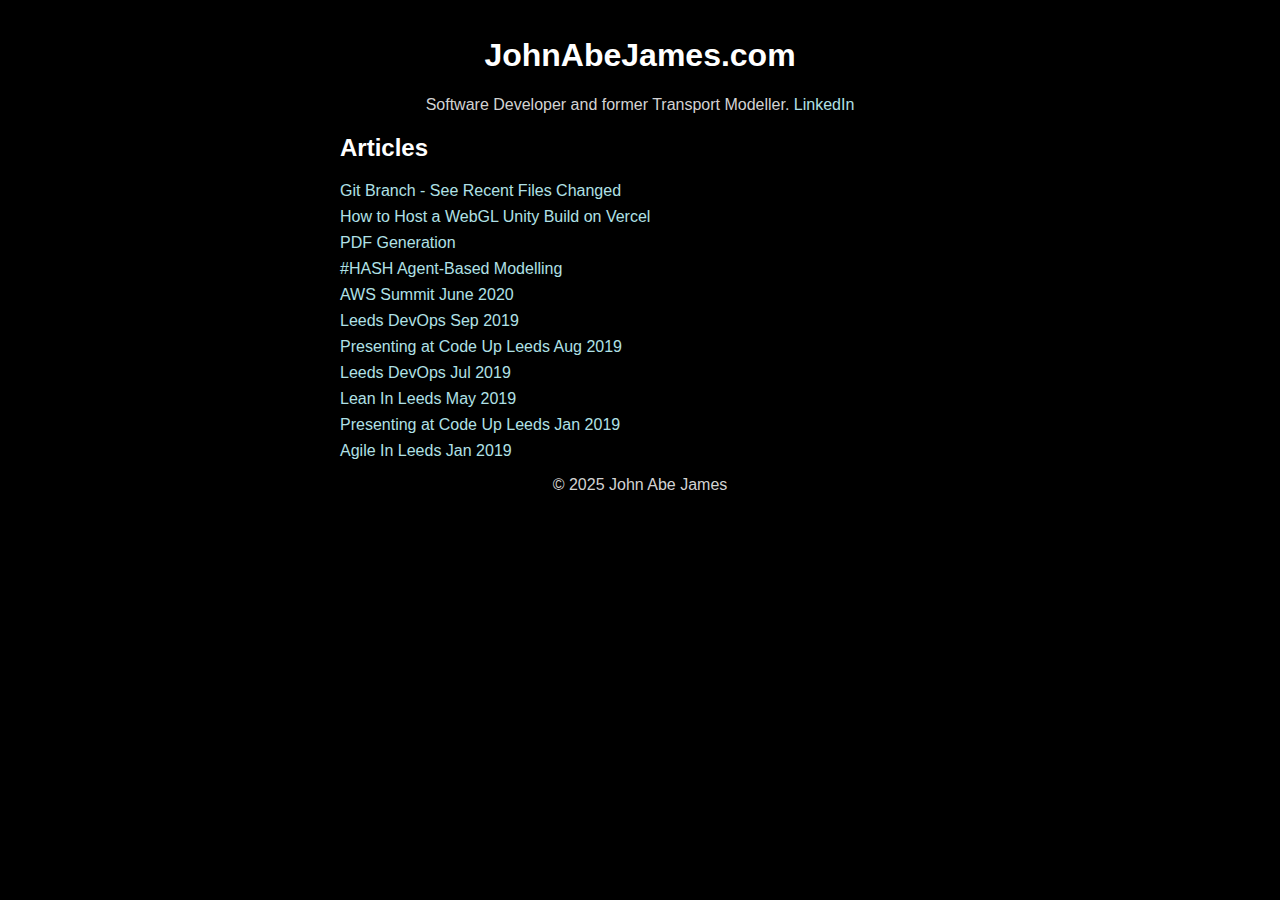
<file: index.html>
<!DOCTYPE html>
<html lang="en">

<head>
  <meta charset="UTF-8">
  <meta name="viewport" content="width=device-width, initial-scale=1.0">
  <title>JohnAbeJames.com</title>
  <link rel="stylesheet" href="styles.css">
</head>

<body>
  <header>
    <h1>JohnAbeJames.com</h1>
    <p>Software Developer and former Transport Modeller. <a
        href="https://www.linkedin.com/in/john-a-james/">LinkedIn</a></p>
  </header>

  <main>
    <h2>Articles</h2>
    <ul>
      <li><a href="./articles/git-branch-files.html">Git Branch - See Recent Files Changed</a></li>
      <li><a href="./articles/hosting-webgl.html">How to Host a WebGL Unity Build on Vercel</a></li>
      <li><a href="./articles/pdf-generation.html">PDF Generation</a></li>
      <li><a href="./articles/hash-agent-modelling.html">#HASH Agent-Based Modelling</a></li>
      <li><a href="./articles/aws-summit-2020.html">AWS Summit June 2020</a></li>
      <li><a href="./articles/leeds-devops-2.html">Leeds DevOps Sep 2019</a></li>
      <li><a href="./articles/code-up-2.html">Presenting at Code Up Leeds Aug 2019</a></li>
      <li><a href="./articles/leeds-devops.html">Leeds DevOps Jul 2019</a></li>
      <li><a href="./articles/lean-in-leeds.html">Lean In Leeds May 2019</a></li>
      <li><a href="./articles/code-up.html">Presenting at Code Up Leeds Jan 2019</a></li>
      <li><a href="./articles/agile-in-leeds.html">Agile In Leeds Jan 2019</a></li>
    </ul>
  </main>

  <footer>
    <p>&copy; 2025 John Abe James</p>
  </footer>
</body>

</html>
</file>
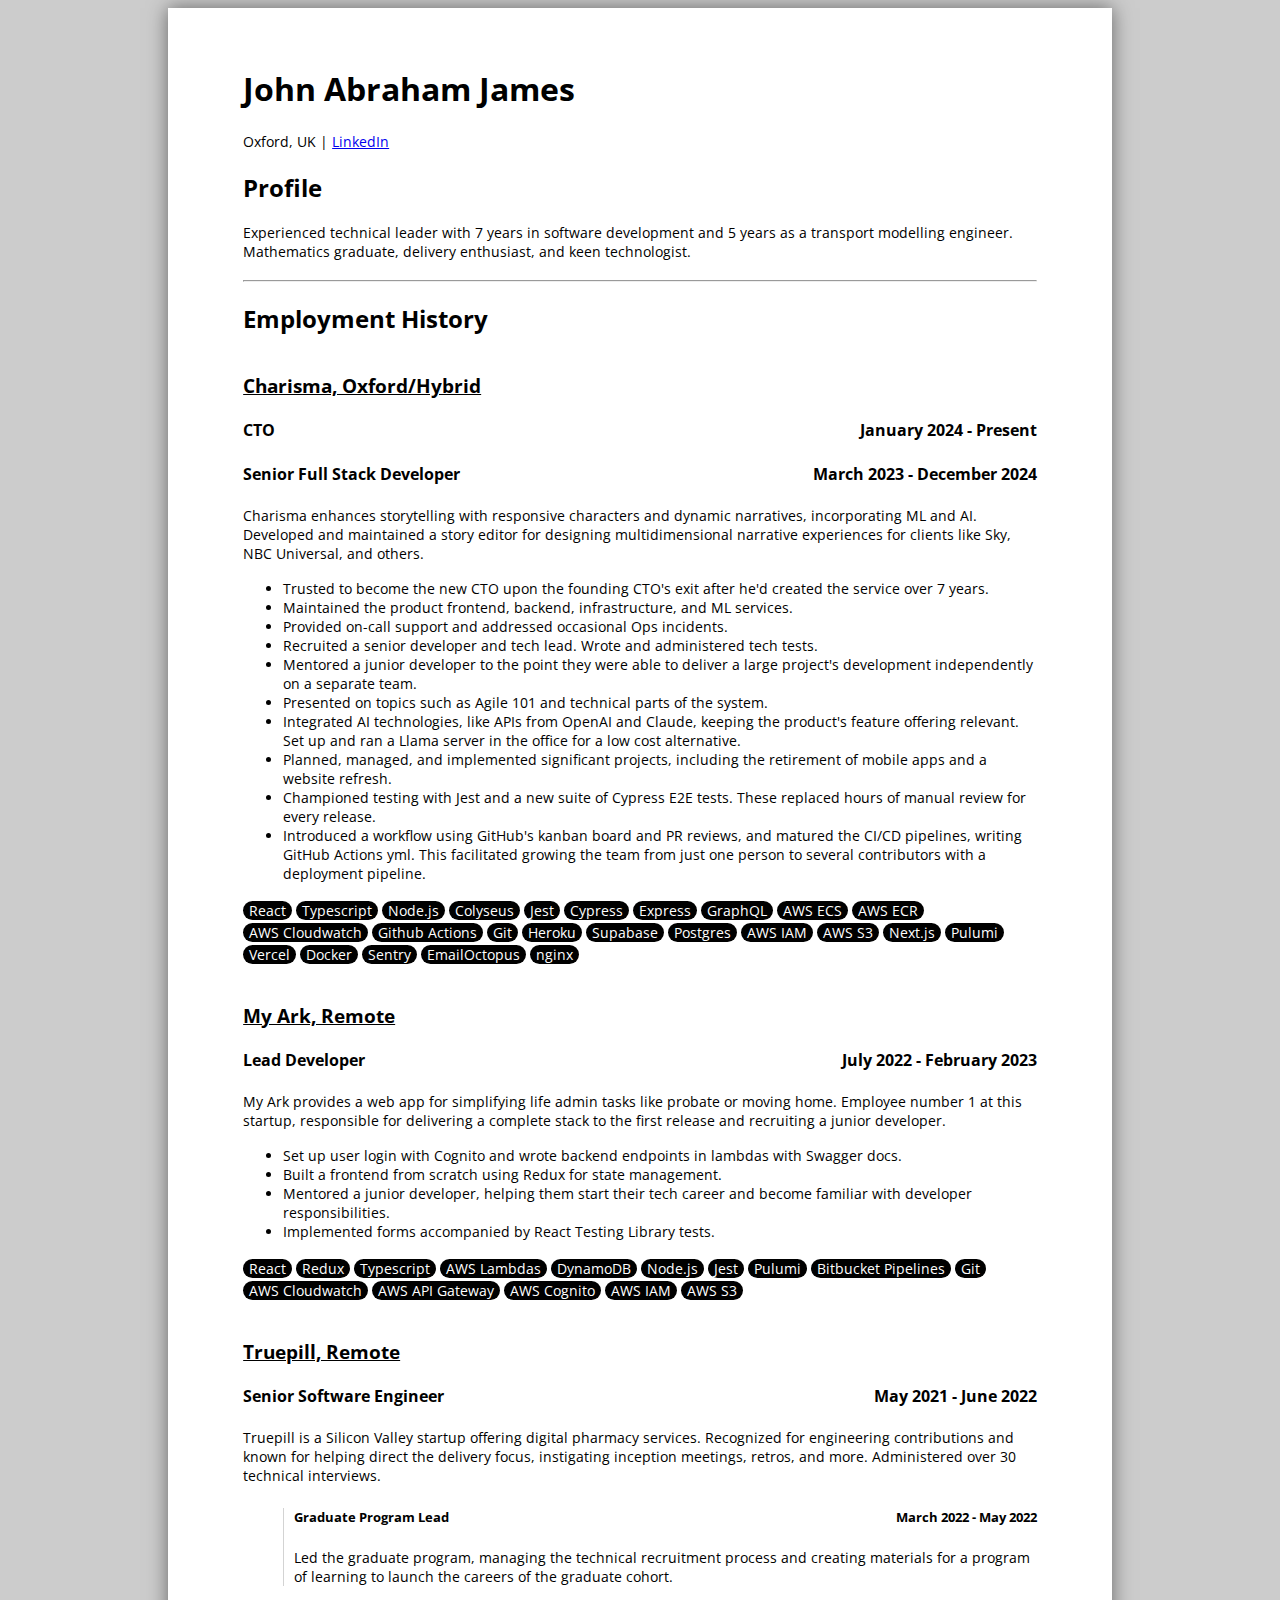
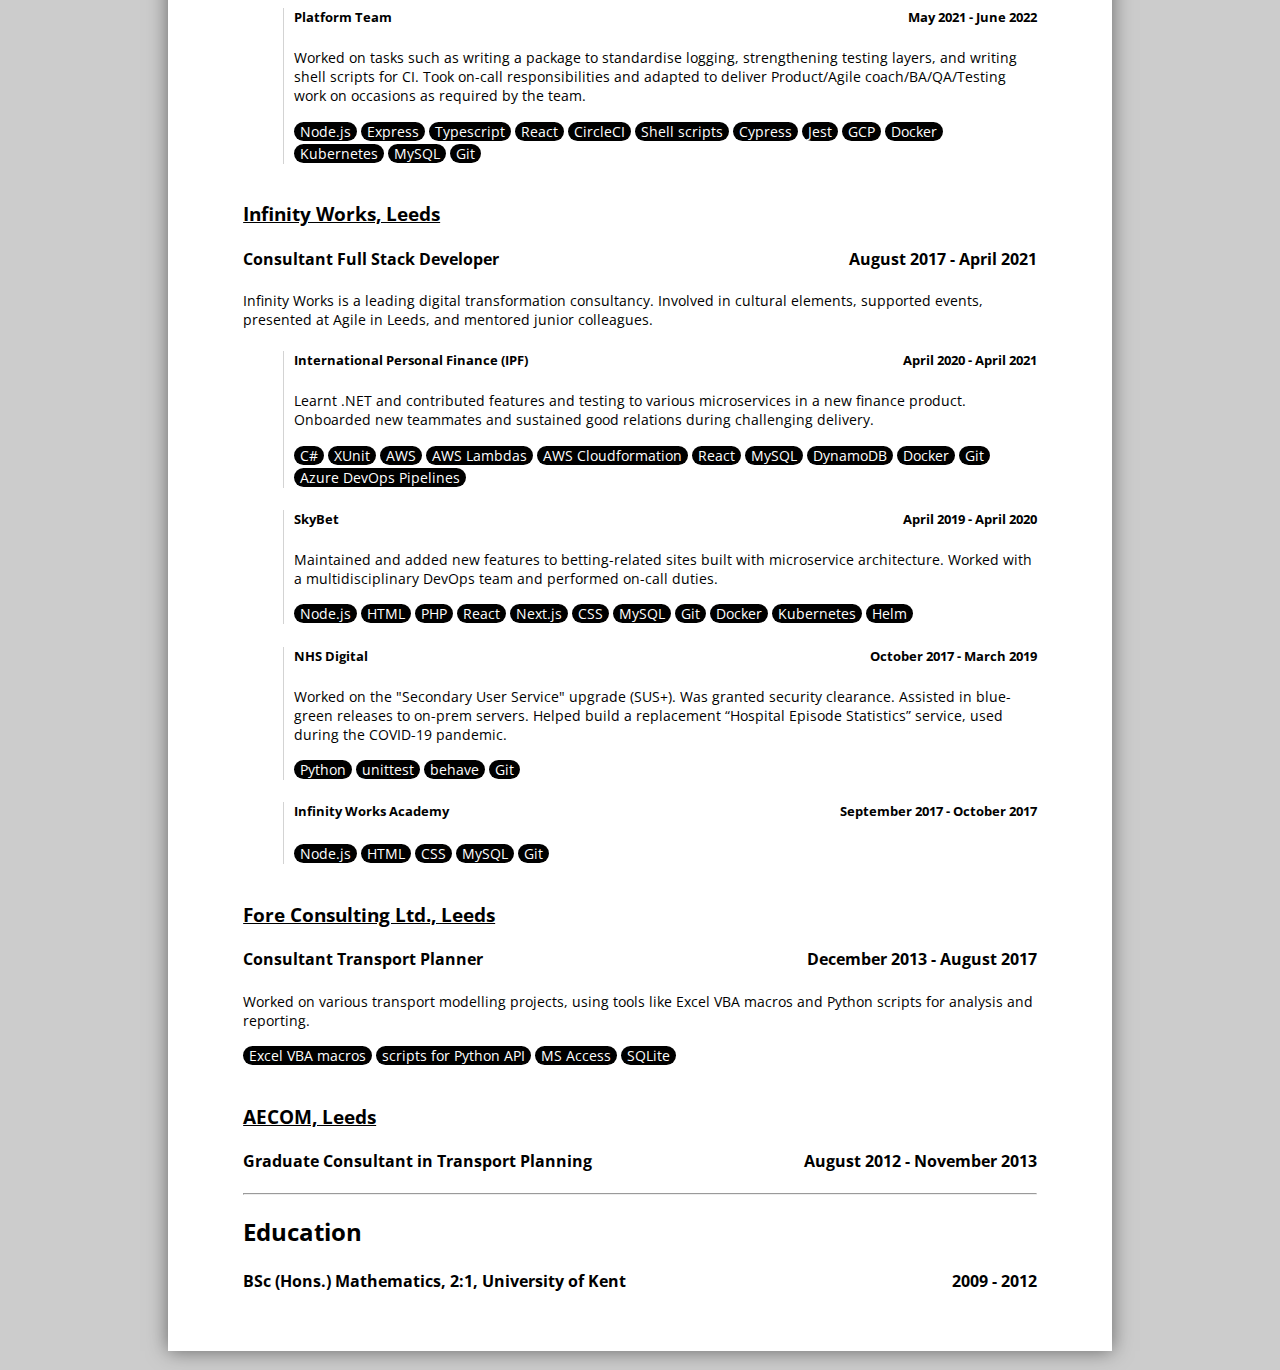
<file: CV/index.html>
<!DOCTYPE html>
<html>

<head>
  <meta charset="utf-8" />
  <title>John James CV</title>
  <link href="https://fonts.googleapis.com/css?family=Open Sans" rel="stylesheet" />
  <link href="styles/styles.css" rel="stylesheet" />
</head>

<body>
  <!-- You are nosey. -->
  <page>
    <header>
      <h1>John Abraham James</h1>
      <p>Oxford, UK | <a href="https://www.linkedin.com/in/john-a-james/">LinkedIn</a></p>
    </header>

    <section>
      <h2>Profile</h2>
      <p>Experienced technical leader with 7 years in software development and 5 years as a transport modelling engineer.
        Mathematics graduate, delivery enthusiast, and keen technologist.</p>
    </section>
    
    <hr />

    <section>
      <h2>Employment History</h2>

      <h3>Charisma, Oxford/Hybrid</h3>
      <h4>CTO <span>January 2024 - Present</span></h4>
      <h4>Senior Full Stack Developer <span>March 2023 - December 2024</span></h4>
      <p>Charisma enhances storytelling with responsive characters and dynamic narratives, incorporating ML and AI. Developed and maintained a
        story editor for designing multidimensional narrative experiences for clients like Sky, NBC Universal, and others.</p>
      <ul>
        <li>Trusted to become the new CTO upon the founding CTO's exit after he'd created the service over 7 years.</li>
        <li>Maintained the product frontend, backend, infrastructure, and ML services.</li>
        <li>Provided on-call support and addressed occasional Ops incidents.</li>
        <li>Recruited a senior developer and tech lead. Wrote and administered tech tests.</li>
        <li>Mentored a junior developer to the point they were able to deliver a large project's development independently on a separate team.</li>
        <li>Presented on topics such as Agile 101 and technical parts of the system.</li>
        <li>Integrated AI technologies, like APIs from OpenAI and Claude, keeping the product's feature offering relevant. Set up and ran a Llama server in the office for a low cost alternative.</li>
        <li>Planned, managed, and implemented significant projects, including the retirement of mobile apps and a website refresh.</li>
        <li>Championed testing with Jest and a new suite of Cypress E2E tests. These replaced hours of manual review for every release.</li>
        <li>Introduced a workflow using GitHub's kanban board and PR reviews, and matured the CI/CD pipelines, writing GitHub Actions yml. This facilitated growing the team from just one person to several contributors with a deployment pipeline.</li>
      </ul>
      <bubble>React</bubble>
      <bubble>Typescript</bubble>
      <bubble>Node.js</bubble>
      <bubble>Colyseus</bubble>
      <bubble>Jest</bubble>
      <bubble>Cypress</bubble>
      <bubble>Express</bubble>
      <bubble>GraphQL</bubble>
      <bubble>AWS ECS</bubble>
      <bubble>AWS ECR</bubble>
      <bubble>AWS Cloudwatch</bubble>
      <bubble>Github Actions</bubble>
      <bubble>Git</bubble>
      <bubble>Heroku</bubble>
      <bubble>Supabase</bubble>
      <bubble>Postgres</bubble>
      <bubble>AWS IAM</bubble>
      <bubble>AWS S3</bubble>
      <bubble>Next.js</bubble>
      <bubble>Pulumi</bubble>
      <bubble>Vercel</bubble>
      <bubble>Docker</bubble>
      <bubble>Sentry</bubble>
      <bubble>EmailOctopus</bubble>
      <bubble>nginx</bubble>

      <h3>My Ark, Remote</h3>
      <h4>Lead Developer <span>July 2022 - February 2023</span></h4>
      <p>My Ark provides a web app for simplifying life admin tasks like probate or moving home. Employee number 1 at this
        startup, responsible for delivering a complete stack to the first release and recruiting a junior developer.</p>
      <ul>
        <li>Set up user login with Cognito and wrote backend endpoints in lambdas with Swagger docs.</li>
        <li>Built a frontend from scratch using Redux for state management.</li>
        <li>Mentored a junior developer, helping them start their tech career and become familiar with developer
          responsibilities.</li>
        <li>Implemented forms accompanied by React Testing Library tests.</li>
      </ul>
      <bubble>React</bubble>
      <bubble>Redux</bubble>
      <bubble>Typescript</bubble>
      <bubble>AWS Lambdas</bubble>
      <bubble>DynamoDB</bubble>
      <bubble>Node.js</bubble>
      <bubble>Jest</bubble>
      <bubble>Pulumi</bubble>
      <bubble>Bitbucket Pipelines</bubble>
      <bubble>Git</bubble>
      <bubble>AWS Cloudwatch</bubble>
      <bubble>AWS API Gateway</bubble>
      <bubble>AWS Cognito</bubble>
      <bubble>AWS IAM</bubble>
      <bubble>AWS S3</bubble>

      <printInterval></printInterval>

      <h3>Truepill, Remote</h3>
      <h4>Senior Software Engineer <span>May 2021 - June 2022</span></h4>
      <p>Truepill is a Silicon Valley startup offering digital pharmacy services. Recognized for engineering contributions and
        known for helping direct the delivery focus, instigating inception meetings, retros, and more. Administered over 30
        technical interviews.</p>
      <div>
        <h5>Graduate Program Lead <span>March 2022 - May 2022</span></h5>
        <p>Led the graduate program, managing the technical recruitment process and creating materials for a program of
          learning to launch the careers of the graduate cohort.</p>
      </div>
      <div>
        <h5>Platform Team <span>May 2021 - June 2022</span></h5>
        <p>Worked on tasks such as writing a package to standardise logging, strengthening testing layers, and writing shell
          scripts for CI. Took on-call responsibilities and adapted to deliver Product/Agile coach/BA/QA/Testing work on occasions as required by the team.</p>
        <bubble>Node.js</bubble>
        <bubble>Express</bubble>
        <bubble>Typescript</bubble>
        <bubble>React</bubble>
        <bubble>CircleCI</bubble>
        <bubble>Shell scripts</bubble>
        <bubble>Cypress</bubble>
        <bubble>Jest</bubble>
        <bubble>GCP</bubble>
        <bubble>Docker</bubble>
        <bubble>Kubernetes</bubble>
        <bubble>MySQL</bubble>
        <bubble>Git</bubble>
      </div>

      <h3>Infinity Works, Leeds</h3>
      <h4>Consultant Full Stack Developer <span>August 2017 - April 2021</span></h4>
      <p>Infinity Works is a leading digital transformation consultancy. Involved in cultural elements, supported
        events, presented at Agile in Leeds, and mentored junior colleagues.</p>
      <div>
        <h5>International Personal Finance (IPF) <span>April 2020 - April 2021</span></h5>
        <p>Learnt .NET and contributed features and testing to various microservices in a new finance product. Onboarded new
          teammates and sustained good relations during challenging delivery.</p>
        <bubble>C#</bubble>
        <bubble>XUnit</bubble>
        <bubble>AWS</bubble>
        <bubble>AWS Lambdas</bubble>
        <bubble>AWS Cloudformation</bubble>
        <bubble>React</bubble>
        <bubble>MySQL</bubble>
        <bubble>DynamoDB</bubble>
        <bubble>Docker</bubble>
        <bubble>Git</bubble>
        <bubble>Azure DevOps Pipelines</bubble>
      </div>
      <div>
        <h5>SkyBet <span>April 2019 - April 2020</span></h5>
        <p>Maintained and added new features to betting-related sites built with microservice architecture. Worked with a
          multidisciplinary DevOps team and performed on-call duties.</p>
        <bubble>Node.js</bubble>
        <bubble>HTML</bubble>
        <bubble>PHP</bubble>
        <bubble>React</bubble>
        <bubble>Next.js</bubble>
        <bubble>CSS</bubble>
        <bubble>MySQL</bubble>
        <bubble>Git</bubble>
        <bubble>Docker</bubble>
        <bubble>Kubernetes</bubble>
        <bubble>Helm</bubble>
      </div>
      <div>
        <h5>NHS Digital <span>October 2017 - March 2019</span></h5>
        <p>Worked on the "Secondary User Service" upgrade (SUS+). Was granted
        security clearance. Assisted in blue-green releases to on-prem
        servers. Helped build a replacement “Hospital Episode Statistics” service,
        used during the COVID-19 pandemic.</p>
        <bubble>Python</bubble>
        <bubble>unittest</bubble>
        <bubble>behave</bubble>
        <bubble>Git</bubble>
      </div>
      <div>
        <h5>Infinity Works Academy <span>September 2017 - October 2017</span></h5>
        <bubble>Node.js</bubble>
        <bubble>HTML</bubble>
        <bubble>CSS</bubble>
        <bubble>MySQL</bubble>
        <bubble>Git</bubble>
      </div>

      <printInterval></printInterval>
      <printInterval></printInterval>

      <h3>Fore Consulting Ltd., Leeds</h3>
      <h4>Consultant Transport Planner <span>December 2013 - August 2017</span></h4>
      <p>Worked on various transport modelling projects, using tools like Excel VBA macros and Python scripts for analysis and
        reporting.</p>
      <bubble>Excel VBA macros</bubble>
      <bubble>scripts for Python API</bubble>
      <bubble>MS Access</bubble>
      <bubble>SQLite</bubble>

      <h3>AECOM, Leeds</h3>
      <h4>Graduate Consultant in Transport Planning <span>August 2012 - November 2013</span></h4>
    </section>
    <hr />

    <section>
      <h2>Education</h2>
      <h4>BSc (Hons.) Mathematics, 2:1, University of Kent <span>2009 - 2012</span></h4>
    </section>
  </page>
</body>

</html>
</file>
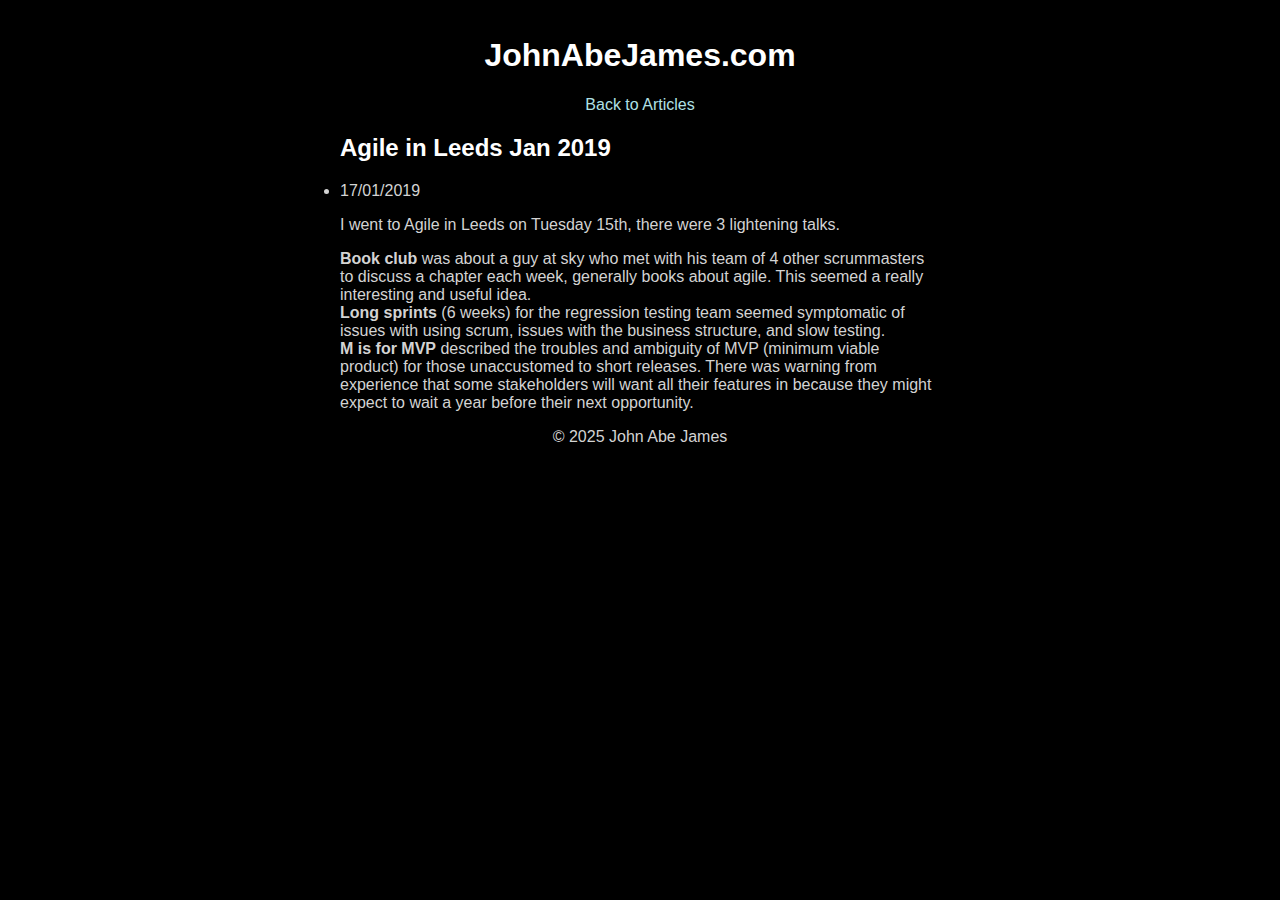
<file: articles/agile-in-leeds.html>
<!DOCTYPE html>
<html lang="en">

<head>
  <meta charset="UTF-8">
  <meta name="viewport" content="width=device-width, initial-scale=1.0">
  <title>Git Branch - See Recent Files Changed</title>
  <link rel="stylesheet" href="../styles.css">
</head>

<body>
  <header>
    <h1>JohnAbeJames.com</h1>
    <nav>
      <a href="../index.html">Back to Articles</a>
    </nav>
  </header>

  <main>
    <h2>Agile in Leeds Jan 2019</h2>
    <li>17/01/2019</li>
    <p>I went to Agile in Leeds on Tuesday 15th, there were 3 lightening talks. </p>
    <p>
      <strong>Book club</strong> was about a guy at sky who met with his team of 4 other scrummasters to discuss a chapter
      each week, generally books about agile. This seemed a really interesting and useful idea.
      <br>
      <strong>Long sprints</strong> (6 weeks) for the regression testing team seemed symptomatic of issues with using scrum,
      issues with the business structure, and slow testing.
      <br>
      <strong>M is for MVP</strong> described the troubles and ambiguity of MVP (minimum viable product) for those
      unaccustomed to short releases. There was warning from experience that some stakeholders will want all their features
      in because they might expect to wait a year before their next opportunity.
    </p>
  </main>

  <footer>
    <p>&copy; 2025 John Abe James</p>
  </footer>
</body>

</html>
</file>
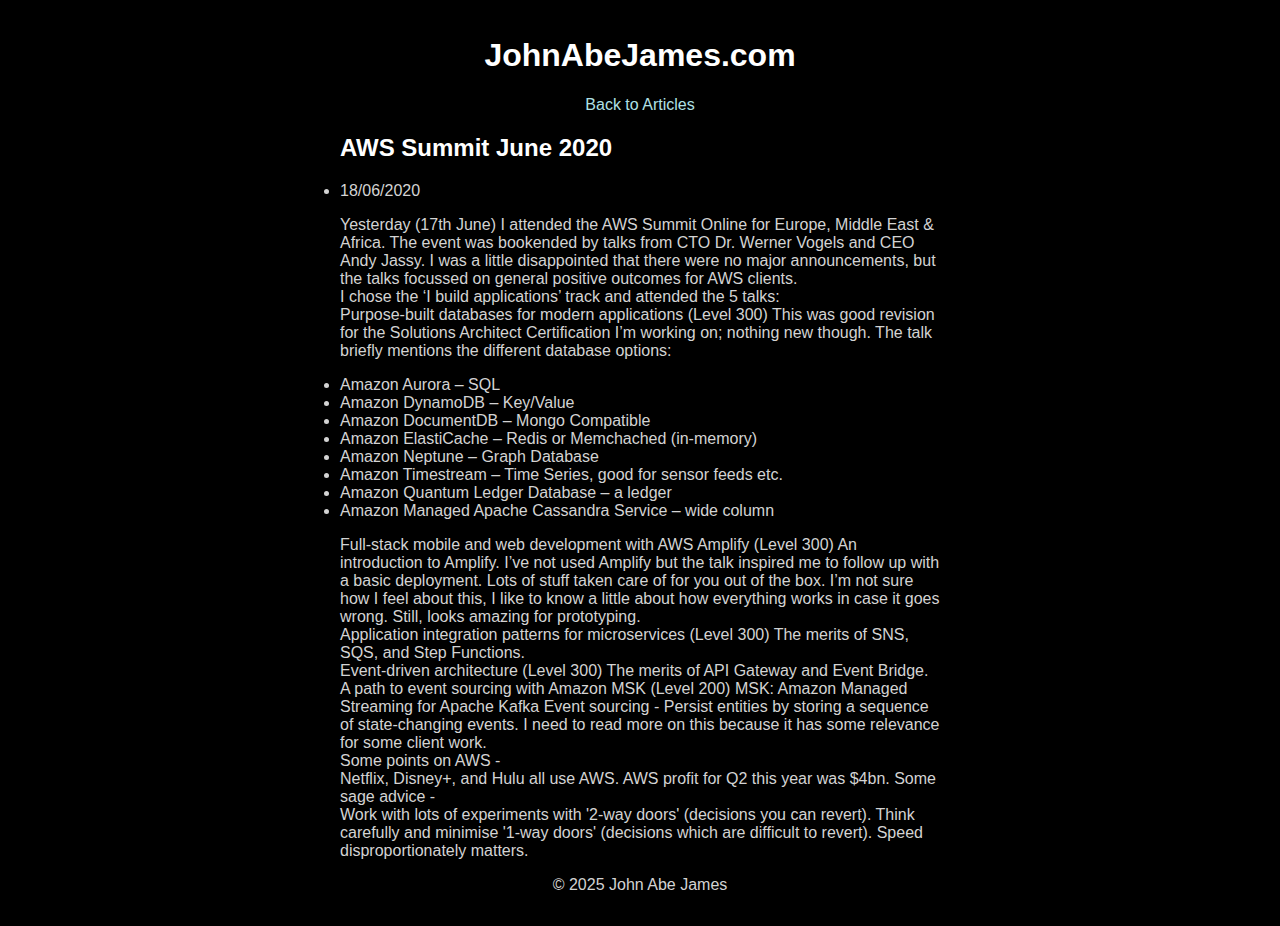
<file: articles/aws-summit-2020.html>
<!DOCTYPE html>
<html lang="en">

<head>
  <meta charset="UTF-8">
  <meta name="viewport" content="width=device-width, initial-scale=1.0">
  <title>Git Branch - See Recent Files Changed</title>
  <link rel="stylesheet" href="../styles.css">
</head>

<body>
  <header>
    <h1>JohnAbeJames.com</h1>
    <nav>
      <a href="../index.html">Back to Articles</a>
    </nav>
  </header>

  <main>
    <h2>AWS Summit June 2020</h2>
    <li>18/06/2020</li>
    <p>
      Yesterday (17th June) I attended the AWS Summit Online for Europe, Middle East & Africa. The event was bookended by
      talks from CTO Dr. Werner Vogels and CEO Andy Jassy. I was a little disappointed that there were no major
      announcements, but the talks focussed on general positive outcomes for AWS clients.
      <br>
      I chose the ‘I build applications’ track and attended the 5 talks:
      <br>
      Purpose-built databases for modern applications (Level 300)
      This was good revision for the Solutions Architect Certification I’m working on; nothing new though. The talk briefly
      mentions the different database options:
    </p>
    
    <li>Amazon Aurora – SQL</li>
    <li>Amazon DynamoDB – Key/Value</li>
    <li>Amazon DocumentDB – Mongo Compatible</li>
    <li>Amazon ElastiCache – Redis or Memchached (in-memory)</li>
    <li>Amazon Neptune – Graph Database</li>
    <li>Amazon Timestream – Time Series, good for sensor feeds etc.</li>
    <li>Amazon Quantum Ledger Database – a ledger</li>
    <li>Amazon Managed Apache Cassandra Service – wide column</li>
    <p>
      Full-stack mobile and web development with AWS Amplify (Level 300)
      An introduction to Amplify. I’ve not used Amplify but the talk inspired me to follow up with a basic deployment. Lots
      of stuff taken care of for you out of the box. I’m not sure how I feel about this, I like to know a little about how
      everything works in case it goes wrong. Still, looks amazing for prototyping.
      <br>
      Application integration patterns for microservices (Level 300)
      The merits of SNS, SQS, and Step Functions.
      <br>
      Event-driven architecture (Level 300)
      The merits of API Gateway and Event Bridge.
      <br>
      A path to event sourcing with Amazon MSK (Level 200)
      MSK: Amazon Managed Streaming for Apache Kafka
      Event sourcing -
      Persist entities by storing a sequence of state-changing events.
      I need to read more on this because it has some relevance for some client work.
      <br>
      Some points on AWS -
      <br>
      Netflix, Disney+, and Hulu all use AWS.
      AWS profit for Q2 this year was $4bn.
      Some sage advice -
      <br>
      Work with lots of experiments with '2-way doors' (decisions you can revert). Think carefully and minimise '1-way
      doors' (decisions which are difficult to revert).
      Speed disproportionately matters.
    </p>
  </main>

  <footer>
    <p>&copy; 2025 John Abe James</p>
  </footer>
</body>

</html>
</file>
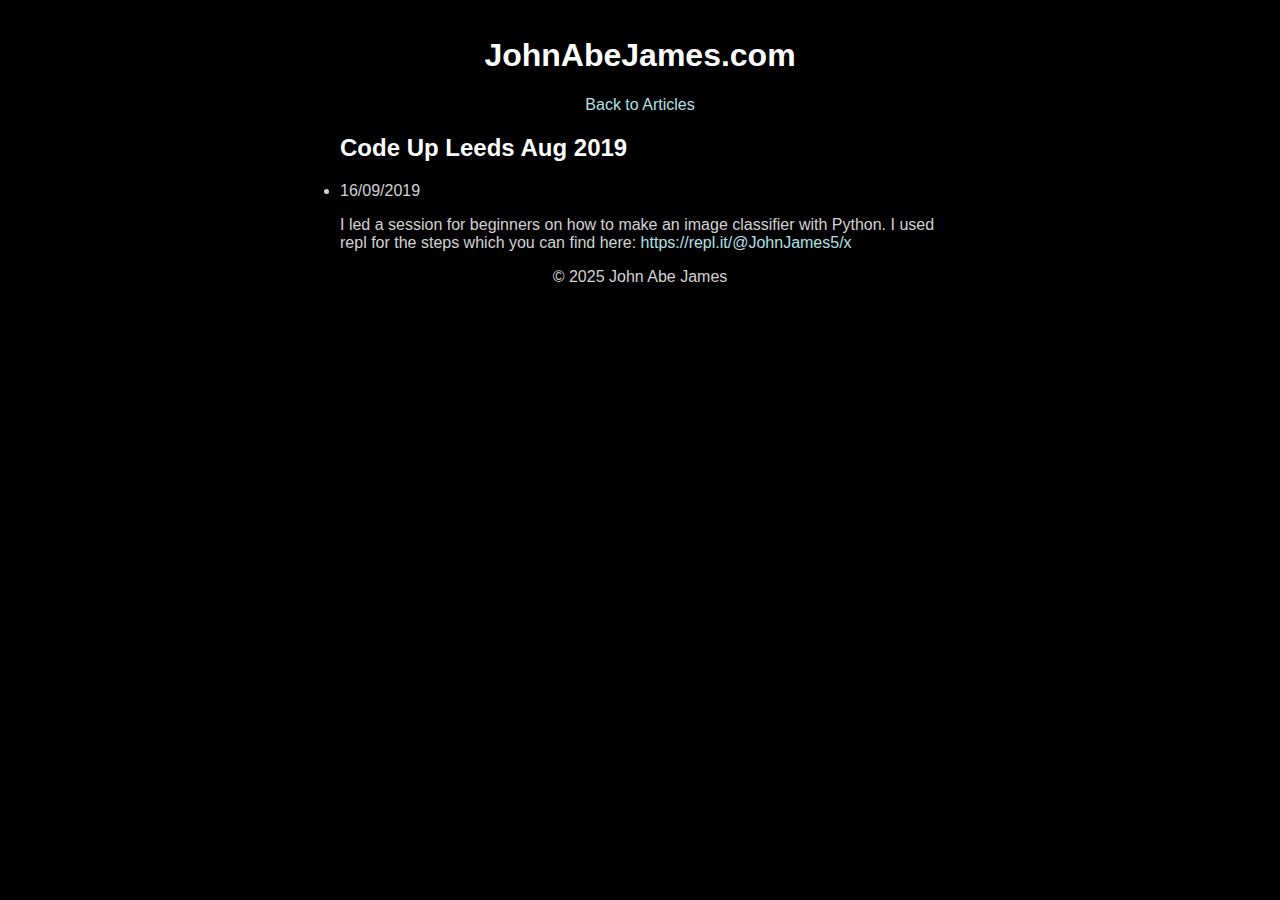
<file: articles/code-up-2.html>
<!DOCTYPE html>
<html lang="en">

<head>
  <meta charset="UTF-8">
  <meta name="viewport" content="width=device-width, initial-scale=1.0">
  <title>Git Branch - See Recent Files Changed</title>
  <link rel="stylesheet" href="../styles.css">
</head>

<body>
  <header>
    <h1>JohnAbeJames.com</h1>
    <nav>
      <a href="../index.html">Back to Articles</a>
    </nav>
  </header>

  <main>
    <h2>Code Up Leeds Aug 2019</h2>
    <li>16/09/2019</li>
    <p>
      I led a session for beginners on how to make an image classifier with Python. I used repl for the steps which you can
      find here: <a href="https://repl.it/@JohnJames5/x">https://repl.it/@JohnJames5/x</a>
    </p>
  </main>

  <footer>
    <p>&copy; 2025 John Abe James</p>
  </footer>
</body>

</html>
</file>
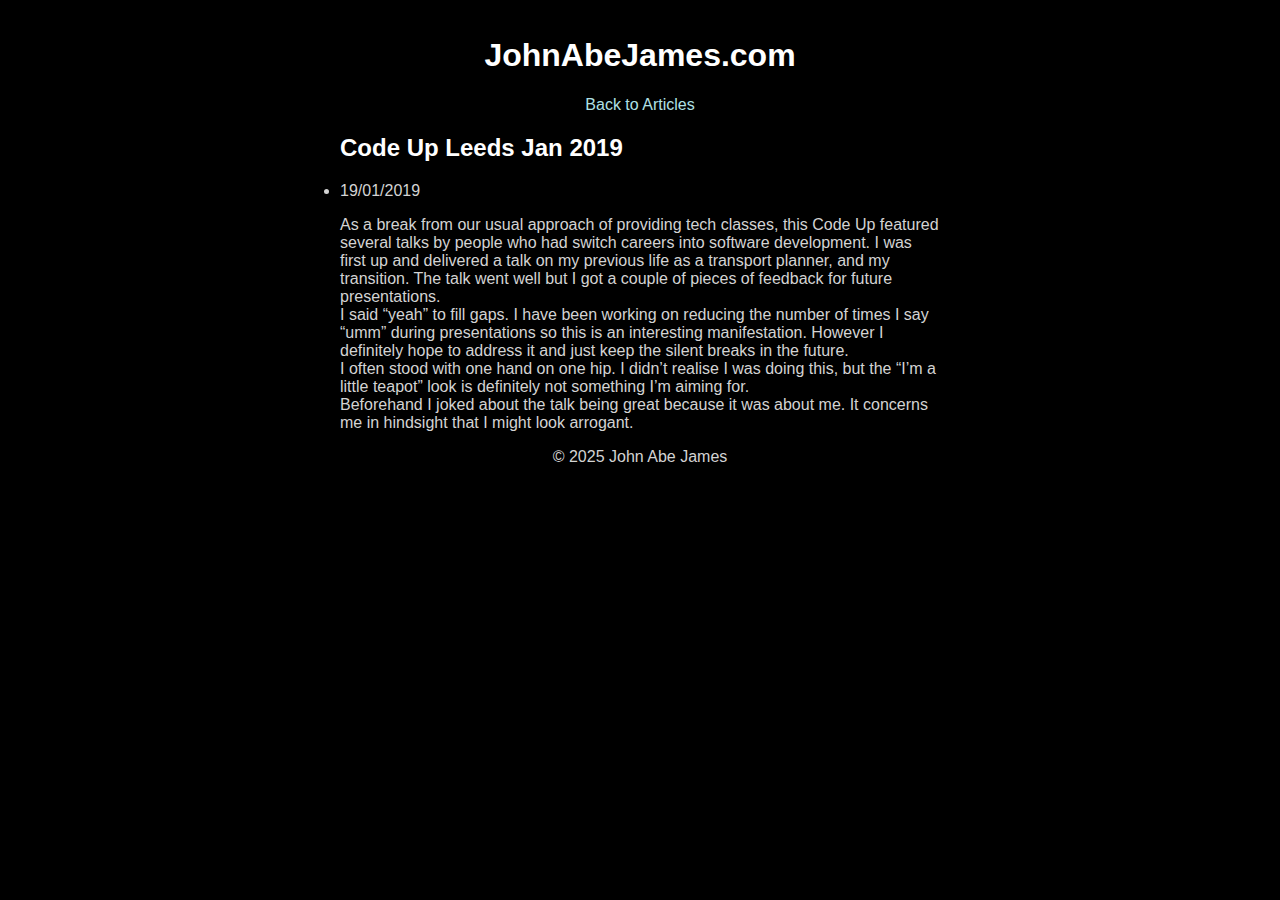
<file: articles/code-up.html>
<!DOCTYPE html>
<html lang="en">

<head>
  <meta charset="UTF-8">
  <meta name="viewport" content="width=device-width, initial-scale=1.0">
  <title>Git Branch - See Recent Files Changed</title>
  <link rel="stylesheet" href="../styles.css">
</head>

<body>
  <header>
    <h1>JohnAbeJames.com</h1>
    <nav>
      <a href="../index.html">Back to Articles</a>
    </nav>
  </header>

  <main>
    <h2>Code Up Leeds Jan 2019</h2>
    <li>19/01/2019</li>
    <p>As a break from our usual approach of providing tech classes, this Code Up featured several talks by people who had
      switch careers into software development. I was first up and delivered a talk on my previous life as a transport
      planner, and my transition. The talk went well but I got a couple of pieces of feedback for future presentations.
      <br>
      I said “yeah” to fill gaps. I have been working on reducing the number of times I say “umm” during presentations so
      this is an interesting manifestation. However I definitely hope to address it and just keep the silent breaks in the
      future.
      <br>
      I often stood with one hand on one hip. I didn’t realise I was doing this, but the “I’m a little teapot” look is
      definitely not something I’m aiming for.
      <br>
      Beforehand I joked about the talk being great because it was about me. It concerns me in hindsight that I might look
      arrogant.
    </p>
  </main>

  <footer>
    <p>&copy; 2025 John Abe James</p>
  </footer>
</body>

</html>
</file>
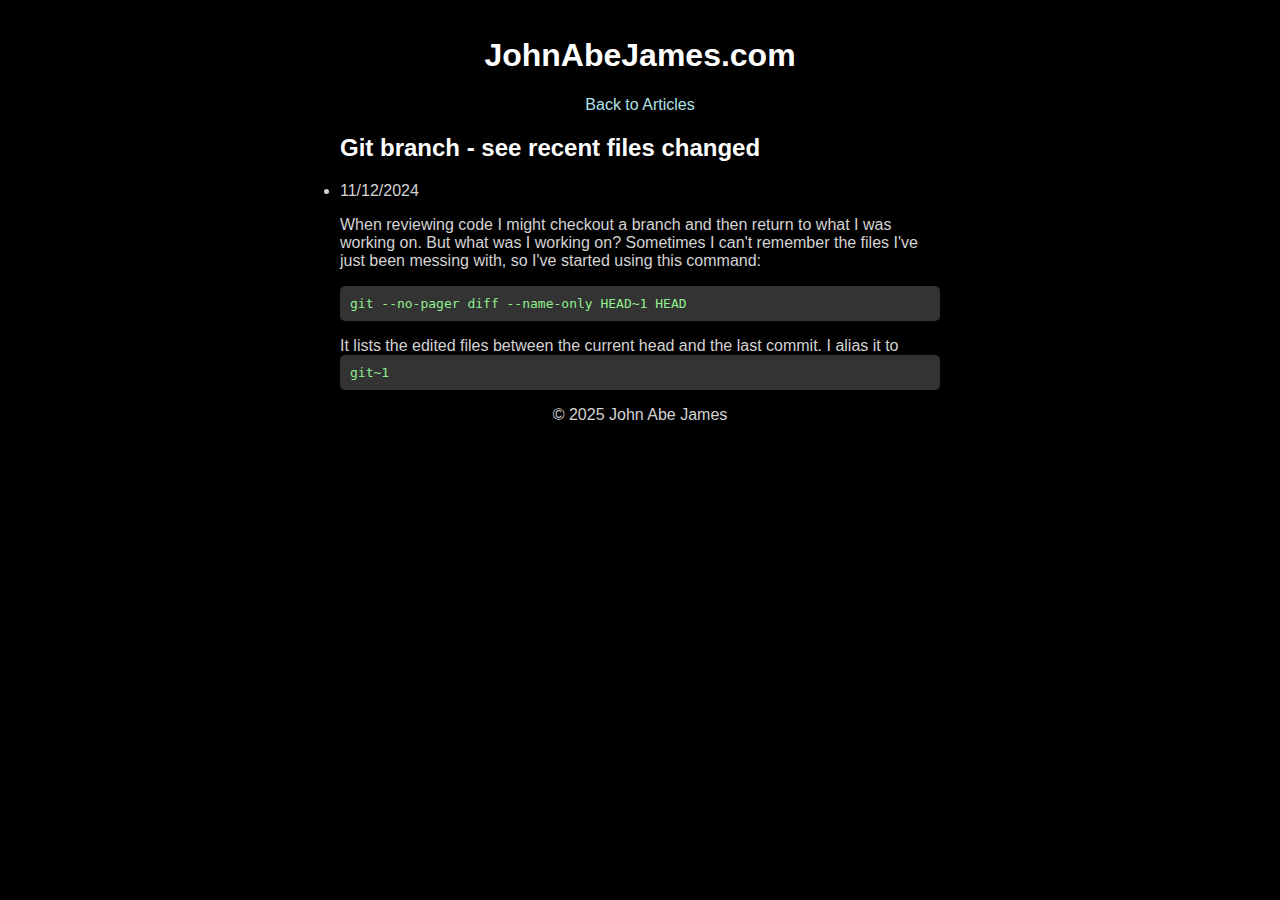
<file: articles/git-branch-files.html>
<!DOCTYPE html>
<html lang="en">

<head>
  <meta charset="UTF-8">
  <meta name="viewport" content="width=device-width, initial-scale=1.0">
  <title>Git Branch - See Recent Files Changed</title>
  <link rel="stylesheet" href="../styles.css">
</head>

<body>
  <header>
    <h1>JohnAbeJames.com</h1>
    <nav>
      <a href="../index.html">Back to Articles</a>
    </nav>
  </header>

  <main>
  <h2>Git branch - see recent files changed</h2>
  <li>11/12/2024</li>
  <p>
    When reviewing code I might checkout a branch and then return to what I was working on. But what was I working on?
    Sometimes I can't remember the files I've just been messing with, so I've started using this command:
  </p>
  <code>
          git --no-pager diff --name-only HEAD~1 HEAD
      </code>
  <p>
    It lists the edited files between the current head and the last commit. I alias it to <code>git~1</code>
  </p>
  </main>

  <footer>
    <p>&copy; 2025 John Abe James</p>
  </footer>
</body>

</html>
</file>
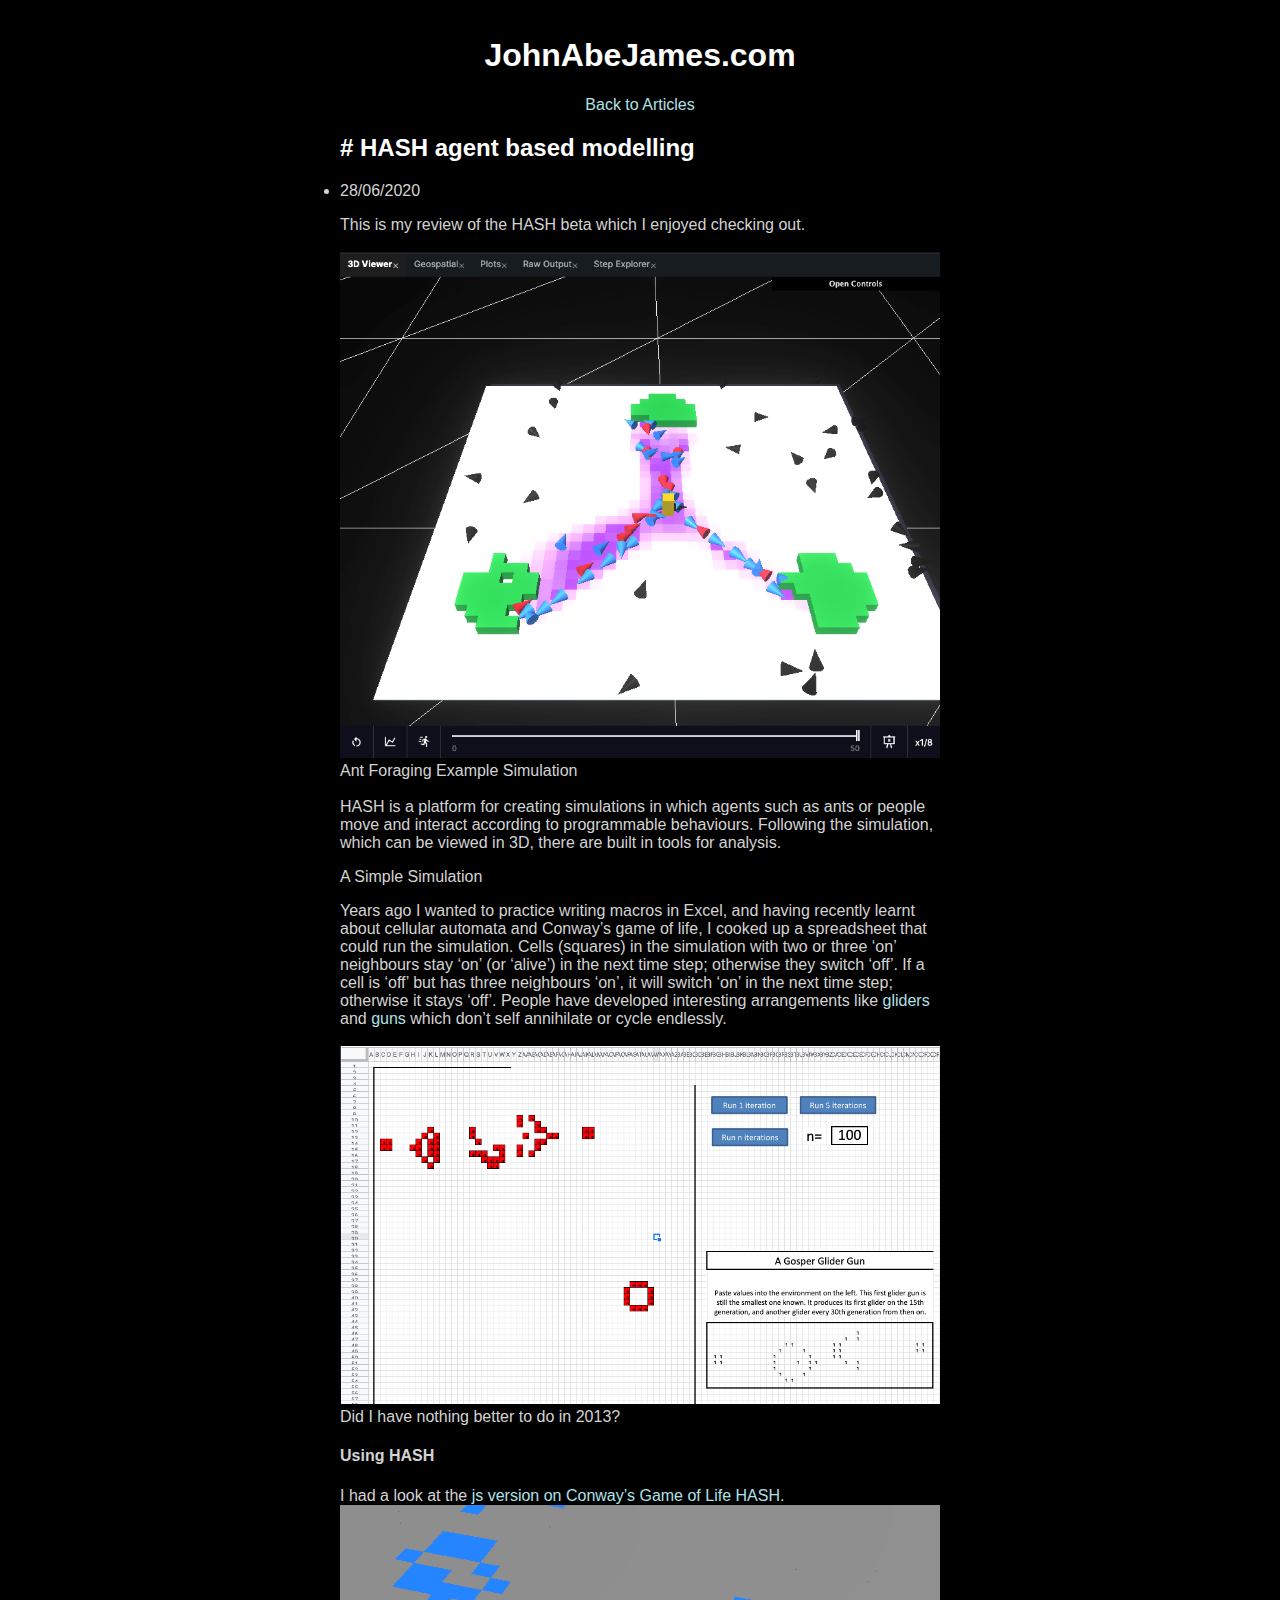
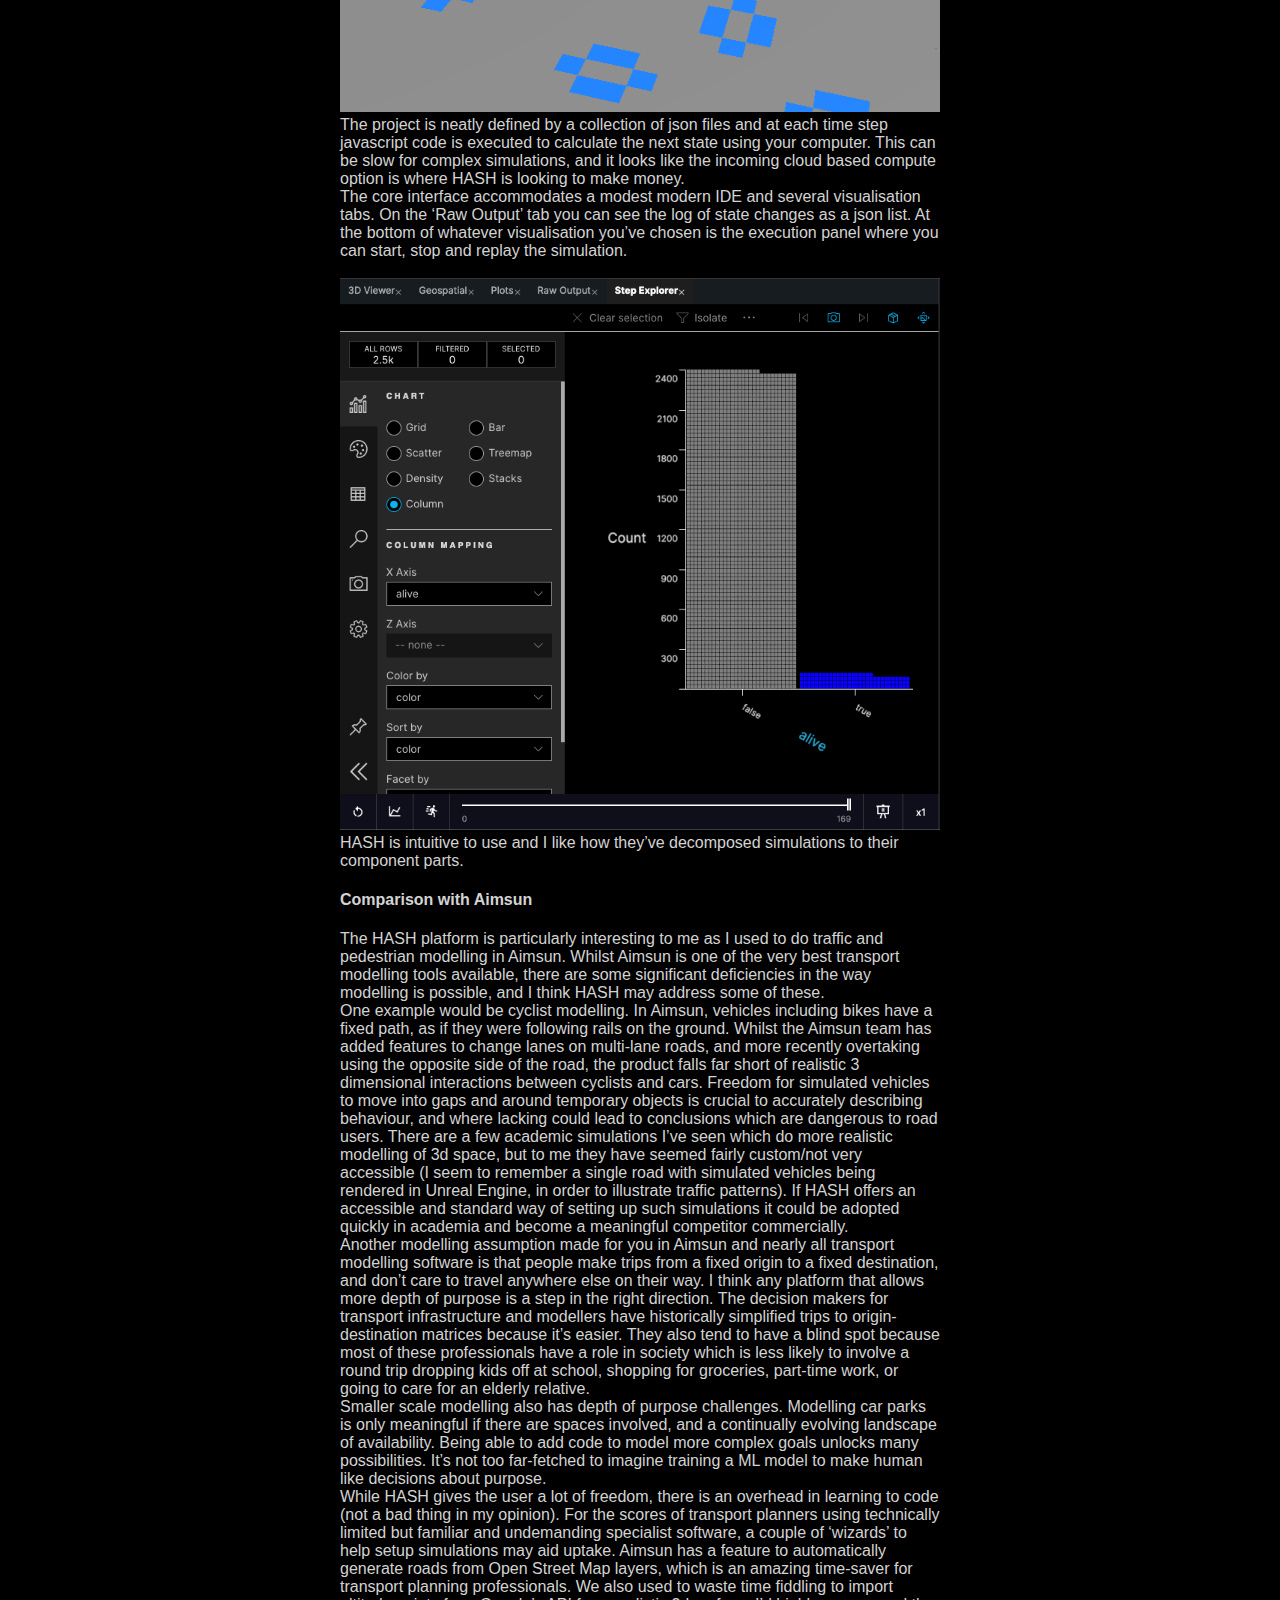
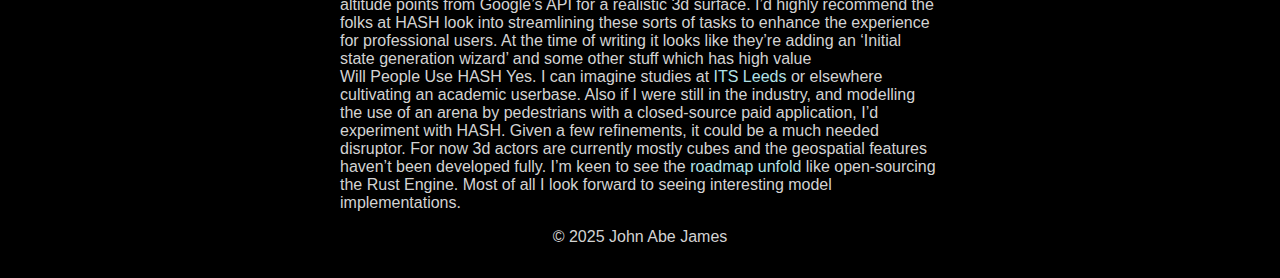
<file: articles/hash-agent-modelling.html>
<!DOCTYPE html>
<html lang="en">

<head>
  <meta charset="UTF-8">
  <meta name="viewport" content="width=device-width, initial-scale=1.0">
  <title>Git Branch - See Recent Files Changed</title>
  <link rel="stylesheet" href="../styles.css">
</head>

<body>
  <header>
    <h1>JohnAbeJames.com</h1>
    <nav>
      <a href="../index.html">Back to Articles</a>
    </nav>
  </header>

  <main>
    <h2># HASH agent based modelling</h2>
    <li>28/06/2020</li>
    <p>
      This is my review of the HASH beta which I enjoyed checking out.
      <br>
      <br>
      <img src='../pics/hash1.png' />
      Ant Foraging Example Simulation
      <br>
      <br>
      HASH is a platform for creating simulations in which agents such as ants or people move and interact according to
      programmable behaviours. Following the simulation, which can be viewed in 3D, there are built in tools for analysis.
      <br>
    </p>
    A Simple Simulation
    <p>
      Years ago I wanted to practice writing macros in Excel, and having recently learnt about cellular automata and
      Conway’s game of life, I cooked up a spreadsheet that could run the simulation. Cells (squares) in the simulation with
      two or three ‘on’ neighbours stay ‘on’ (or ‘alive’) in the next time step; otherwise they switch ‘off’. If a cell is
      ‘off’ but has three neighbours ‘on’, it will switch ‘on’ in the next time step; otherwise it stays ‘off’. People have
      developed interesting arrangements like
      <a href="https://en.wikipedia.org/wiki/Glider_(Conway%27s_Life)">gliders</a> and
      <a href="https://en.wikipedia.org/wiki/Gun_(cellular_automaton)">guns</a> which don’t self annihilate or cycle
      endlessly.
      <br>
      <br>
      <img src='../pics/excel.png' />
      Did I have nothing better to do in 2013?
      <br>
    </p>

    <h4>Using HASH</h4>
    <p>
      I had a look at the
      <a href="https://hash.ai/index/5de93f49d4b4c15ea799dcd9/conways-game-of-life">js version on Conway’s Game of Life
        HASH</a>.
      <br>

      <img src='../pics/hash.png' />
      <br>

      The project is neatly defined by a collection of json files and at each time step javascript code is executed to
      calculate the next state using your computer. This can be slow for complex simulations, and it looks like the incoming
      cloud based compute option is where HASH is looking to make money.
      <br>

      The core interface accommodates a modest modern IDE and several visualisation tabs. On the ‘Raw Output’ tab you can
      see the log of state changes as a json list. At the bottom of whatever visualisation you’ve chosen is the execution
      panel where you can start, stop and replay the simulation.
      <br>
      <br>
      <img src='../pics/hash3.png' />

      HASH is intuitive to use and I like how they’ve decomposed simulations to their component parts.
      <br>
    </p>
    <h4>Comparison with Aimsun</h4>
    <p>
      The HASH platform is particularly interesting to me as I used to do traffic and pedestrian modelling in Aimsun. Whilst
      Aimsun is one of the very best transport modelling tools available, there are some significant deficiencies in the way
      modelling is possible, and I think HASH may address some of these.
      <br>

      One example would be cyclist modelling. In Aimsun, vehicles including bikes have a fixed path, as if they were
      following rails on the ground. Whilst the Aimsun team has added features to change lanes on multi-lane roads, and more
      recently overtaking using the opposite side of the road, the product falls far short of realistic 3 dimensional
      interactions between cyclists and cars. Freedom for simulated vehicles to move into gaps and around temporary objects
      is crucial to accurately describing behaviour, and where lacking could lead to conclusions which are dangerous to road
      users. There are a few academic simulations I’ve seen which do more realistic modelling of 3d space, but to me they
      have seemed fairly custom/not very accessible (I seem to remember a single road with simulated vehicles being rendered
      in Unreal Engine, in order to illustrate traffic patterns). If HASH offers an accessible and standard way of setting
      up such simulations it could be adopted quickly in academia and become a meaningful competitor commercially.
      <br>

      Another modelling assumption made for you in Aimsun and nearly all transport modelling software is that people make
      trips from a fixed origin to a fixed destination, and don’t care to travel anywhere else on their way. I think any
      platform that allows more depth of purpose is a step in the right direction. The decision makers for transport
      infrastructure and modellers have historically simplified trips to origin-destination matrices because it’s easier.
      They also tend to have a blind spot because most of these professionals have a role in society which is less likely to
      involve a round trip dropping kids off at school, shopping for groceries, part-time work, or going to care for an
      elderly relative.
      <br>

      Smaller scale modelling also has depth of purpose challenges. Modelling car parks is only meaningful if there are
      spaces involved, and a continually evolving landscape of availability. Being able to add code to model more complex
      goals unlocks many possibilities. It’s not too far-fetched to imagine training a ML model to make human like decisions
      about purpose.
      <br>

      While HASH gives the user a lot of freedom, there is an overhead in learning to code (not a bad thing in my opinion).
      For the scores of transport planners using technically limited but familiar and undemanding specialist software, a
      couple of ‘wizards’ to help setup simulations may aid uptake. Aimsun has a feature to automatically generate roads
      from Open Street Map layers, which is an amazing time-saver for transport planning professionals. We also used to
      waste time fiddling to import altitude points from Google’s API for a realistic 3d surface. I’d highly recommend the
      folks at HASH look into streamlining these sorts of tasks to enhance the experience for professional users. At the
      time of writing it looks like they’re adding an ‘Initial state generation wizard’ and some other stuff which has high
      value
      <br>

      Will People Use HASH
      Yes. I can imagine studies at <a href="https://environment.leeds.ac.uk/transport">ITS Leeds</a> or elsewhere
      cultivating an academic userbase. Also if I were still in the industry, and modelling the use of an arena by
      pedestrians with a closed-source paid application, I’d experiment with HASH. Given a few refinements, it could be a
      much needed disruptor. For now 3d actors are currently mostly cubes and the geospatial features haven’t been developed
      fully. I’m keen to see the <a href="https://hash.ai/roadmap">roadmap unfold</a> like open-sourcing the Rust Engine.
      Most of all I look forward to seeing interesting model implementations.
    </p>

  </main>

  <footer>
    <p>&copy; 2025 John Abe James</p>
  </footer>
</body>

</html>
</file>
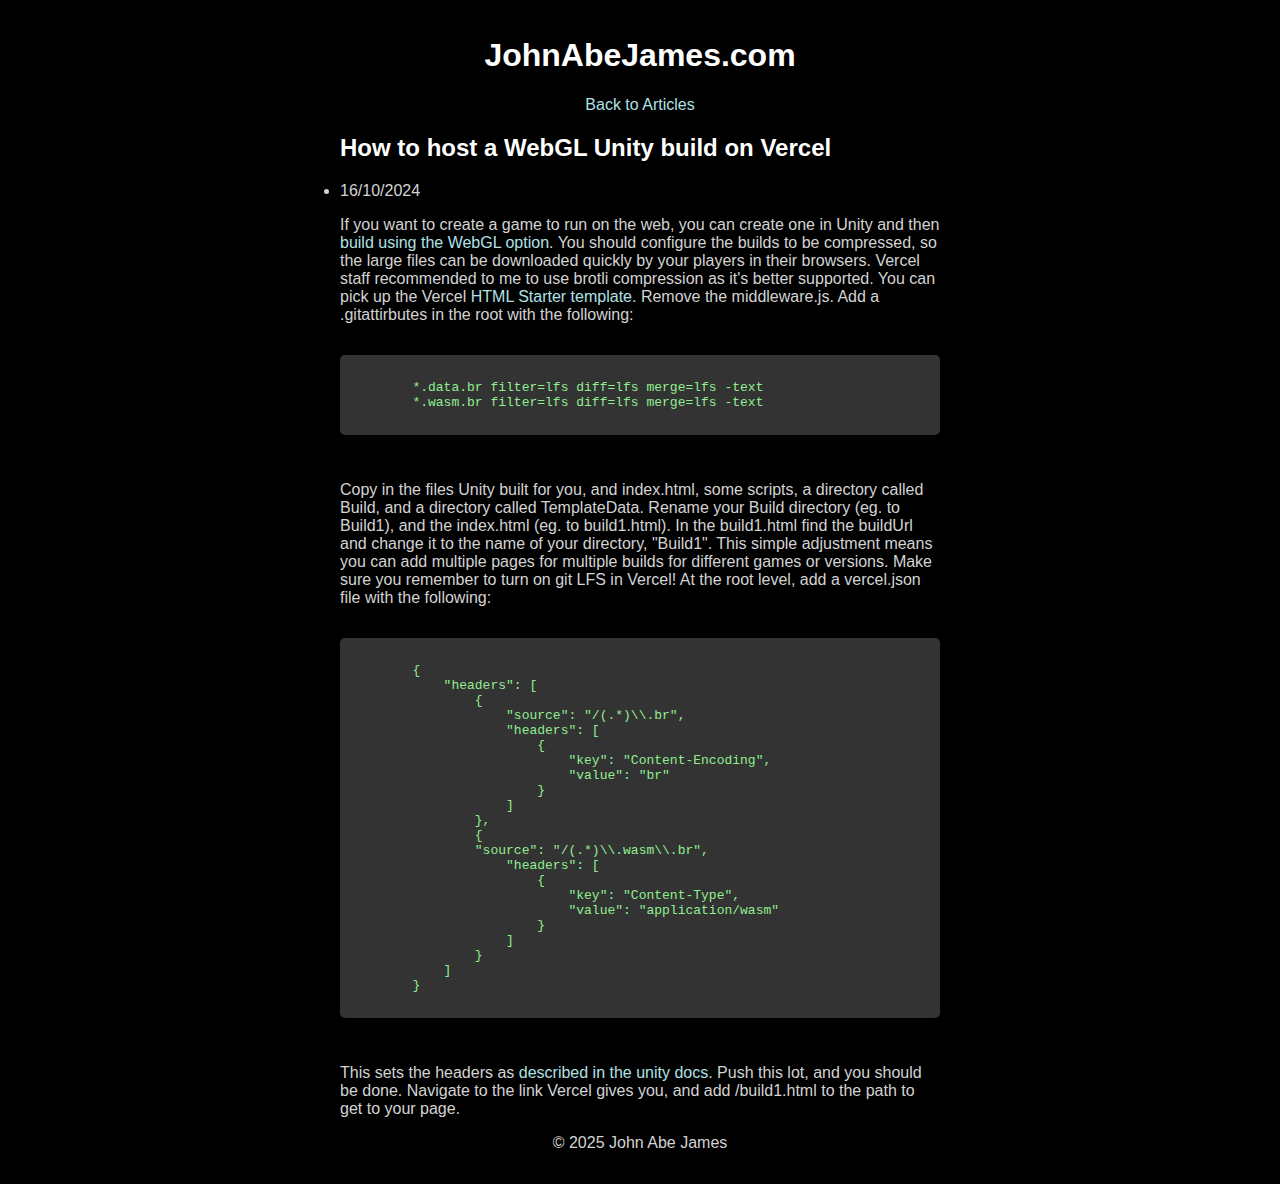
<file: articles/hosting-webgl.html>
<!DOCTYPE html>
<html lang="en">

<head>
  <meta charset="UTF-8">
  <meta name="viewport" content="width=device-width, initial-scale=1.0">
  <title>Git Branch - See Recent Files Changed</title>
  <link rel="stylesheet" href="../styles.css">
</head>

<body>
  <header>
    <h1>JohnAbeJames.com</h1>
    <nav>
      <a href="../index.html">Back to Articles</a>
    </nav>
  </header>

  <main>
    <h2>How to host a WebGL Unity build on Vercel</h2>
    <li>16/10/2024</li>
    <p>
      If you want to create a game to run on the web, you can create one in Unity and then <a
        href="https://docs.unity3d.com/Manual/webgl-building.html">build using the WebGL option</a>.
      You should configure the builds to be compressed, so the large files can be downloaded quickly by your players in
      their browsers.
      Vercel staff recommended to me to use brotli compression as it's better supported.
      You can pick up the Vercel <a href="https://vercel.com/templates/react/html-starter">HTML Starter template.</a>
      Remove the middleware.js.
      Add a .gitattirbutes in the root with the following:
    </p>
    <pre>
            <code>
        *.data.br filter=lfs diff=lfs merge=lfs -text
        *.wasm.br filter=lfs diff=lfs merge=lfs -text
            </code>
        </pre>
    <p>
      Copy in the files Unity built for you, and index.html, some scripts, a directory called Build, and a directory called
      TemplateData.
      Rename your Build directory (eg. to Build1), and the index.html (eg. to build1.html). In the build1.html find the
      buildUrl and change it to the name of your directory, "Build1".
      This simple adjustment means you can add multiple pages for multiple builds for different games or versions.
      Make sure you remember to turn on git LFS in Vercel!
      At the root level, add a vercel.json file with the following:
    </p>
    <pre>
            <code>
        {
            "headers": [
                {
                    "source": "/(.*)\\.br",
                    "headers": [
                        {
                            "key": "Content-Encoding",
                            "value": "br"
                        }
                    ]
                },
                {
                "source": "/(.*)\\.wasm\\.br",
                    "headers": [
                        {
                            "key": "Content-Type",
                            "value": "application/wasm"
                        }
                    ]
                }
            ]
        }
            </code>
        </pre>
    <p>
      This sets the headers as <a
        href="https://docs.unity3d.com/Manual/webgl-server-configuration-code-samples.html">described in the unity docs</a>.
      Push this lot, and you should be done.
      Navigate to the link Vercel gives you, and add /build1.html to the path to get to your page.
    </p>

  </main>

  <footer>
    <p>&copy; 2025 John Abe James</p>
  </footer>
</body>

</html>
</file>
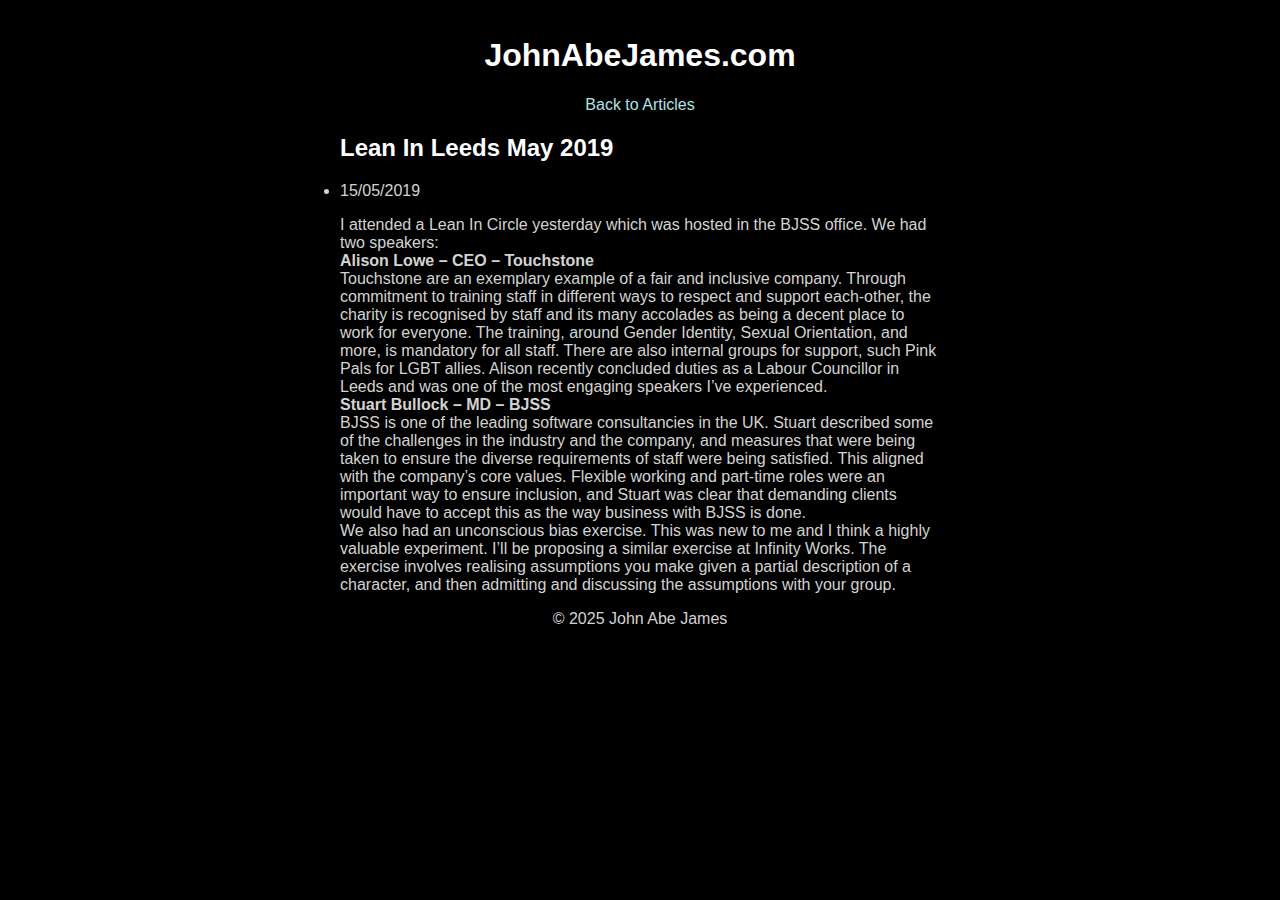
<file: articles/lean-in-leeds.html>
<!DOCTYPE html>
<html lang="en">

<head>
  <meta charset="UTF-8">
  <meta name="viewport" content="width=device-width, initial-scale=1.0">
  <title>Git Branch - See Recent Files Changed</title>
  <link rel="stylesheet" href="../styles.css">
</head>

<body>
  <header>
    <h1>JohnAbeJames.com</h1>
    <nav>
      <a href="../index.html">Back to Articles</a>
    </nav>
  </header>

  <main>
    <h2>Lean In Leeds May 2019</h2>
    <li>15/05/2019</li>
    <p>I attended a Lean In Circle yesterday which was hosted in the BJSS office. We had two speakers:
      <br>
      <strong>Alison Lowe – CEO – Touchstone</strong>
      <br>
      Touchstone are an exemplary example of a fair and inclusive company. Through commitment to training staff in different
      ways to respect and support each-other, the charity is recognised by staff and its many accolades as being a decent
      place to work for everyone. The training, around Gender Identity, Sexual Orientation, and more, is mandatory for all
      staff. There are also internal groups for support, such Pink Pals for LGBT allies. Alison recently concluded duties as
      a Labour Councillor in Leeds and was one of the most engaging speakers I’ve experienced.
      <br>
      <strong>Stuart Bullock – MD – BJSS</strong>
      <br>
      BJSS is one of the leading software consultancies in the UK. Stuart described some of the challenges in the industry
      and the company, and measures that were being taken to ensure the diverse requirements of staff were being satisfied.
      This aligned with the company’s core values. Flexible working and part-time roles were an important way to ensure
      inclusion, and Stuart was clear that demanding clients would have to accept this as the way business with BJSS is
      done.
      <br>
      We also had an unconscious bias exercise. This was new to me and I think a highly valuable experiment. I’ll be
      proposing a similar exercise at Infinity Works. The exercise involves realising assumptions you make given a partial
      description of a character, and then admitting and discussing the assumptions with your group.
    </p>
  </main>

  <footer>
    <p>&copy; 2025 John Abe James</p>
  </footer>
</body>

</html>
</file>
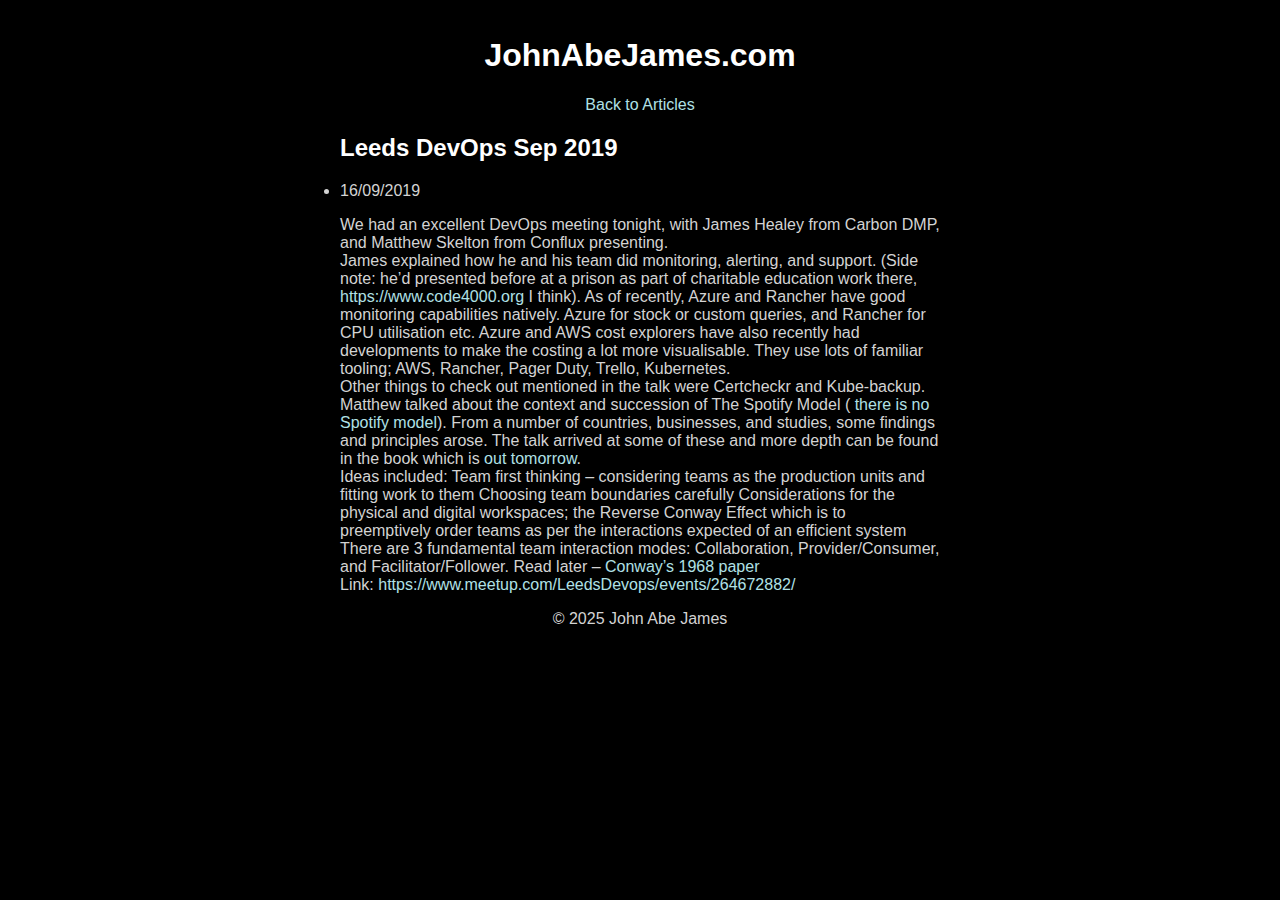
<file: articles/leeds-devops-2.html>
<!DOCTYPE html>
<html lang="en">

<head>
  <meta charset="UTF-8">
  <meta name="viewport" content="width=device-width, initial-scale=1.0">
  <title>Git Branch - See Recent Files Changed</title>
  <link rel="stylesheet" href="../styles.css">
</head>

<body>
  <header>
    <h1>JohnAbeJames.com</h1>
    <nav>
      <a href="../index.html">Back to Articles</a>
    </nav>
  </header>

  <main>
    <h2>Leeds DevOps Sep 2019</h2>
    <li>16/09/2019</li>
    <p>
      We had an excellent DevOps meeting tonight, with James Healey from Carbon DMP, and Matthew Skelton from Conflux
      presenting.
      <br>
      James explained how he and his team did monitoring, alerting, and support. (Side note: he’d presented before at a
      prison as part of charitable education work there,
      <a href="https://www.code4000.org">https://www.code4000.org</a> I think). As of recently, Azure and Rancher have good
      monitoring capabilities natively. Azure for stock or custom queries, and Rancher for CPU utilisation etc. Azure and
      AWS cost explorers have also recently had developments to make the costing a lot more visualisable. They use lots of
      familiar tooling; AWS, Rancher, Pager Duty, Trello, Kubernetes.
      <br>
      Other things to check out mentioned in the talk were Certcheckr and Kube-backup.
      <br>
      Matthew talked about the context and succession of The Spotify Model (
      <a href="https://www.infoq.com/presentations/spotify-culture-stc/">there is no Spotify model</a>). From a number of
      countries, businesses, and studies, some findings and principles arose. The talk arrived at some of these and more
      depth can be found in the book which is <a
        href="https://www.amazon.co.uk/Team-Topologies-Organizing-Business-Technology/dp/1942788819/ref=sr_1_1?crid=3SCJYMO28YMFD&keywords=team+topologies&qid=1568669741&sprefix=team+topo%2Caps%2C134&sr=8-1">out
        tomorrow</a>.
      <br>
      Ideas included:
    
      Team first thinking – considering teams as the production units and fitting work to them
      Choosing team boundaries carefully
      Considerations for the physical and digital workspaces; the Reverse Conway Effect which is to preemptively order teams
      as per the interactions expected of an efficient system
      There are 3 fundamental team interaction modes: Collaboration, Provider/Consumer, and Facilitator/Follower.
      Read later – <a href="http://www.melconway.com/Home/Committees_Paper.html">Conway’s 1968 paper</a>
      <br>
      Link: <a
        href="https://www.meetup.com/LeedsDevops/events/264672882/">https://www.meetup.com/LeedsDevops/events/264672882/</a>
    </p>

  </main>

  <footer>
    <p>&copy; 2025 John Abe James</p>
  </footer>
</body>

</html>
</file>
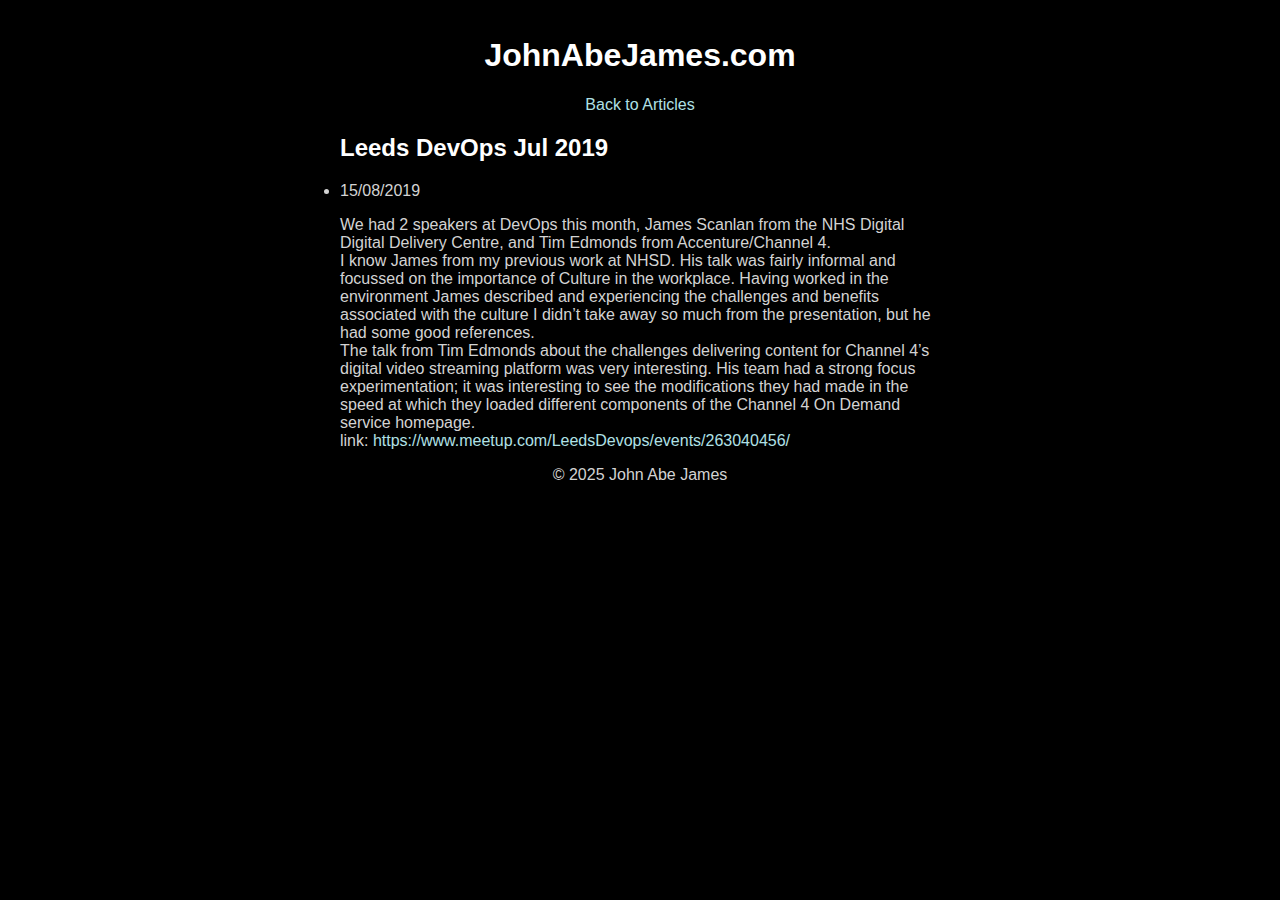
<file: articles/leeds-devops.html>
<!DOCTYPE html>
<html lang="en">

<head>
  <meta charset="UTF-8">
  <meta name="viewport" content="width=device-width, initial-scale=1.0">
  <title>Git Branch - See Recent Files Changed</title>
  <link rel="stylesheet" href="../styles.css">
</head>

<body>
  <header>
    <h1>JohnAbeJames.com</h1>
    <nav>
      <a href="../index.html">Back to Articles</a>
    </nav>
  </header>

  <main>
    <h2>Leeds DevOps Jul 2019</h2>
    <li>15/08/2019</li>
    <p>
      We had 2 speakers at DevOps this month, James Scanlan from the NHS Digital Digital Delivery Centre, and Tim Edmonds
      from Accenture/Channel 4.
      <br>
      I know James from my previous work at NHSD. His talk was fairly informal and focussed on the importance of Culture in
      the workplace. Having worked in the environment James described and experiencing the challenges and benefits
      associated with the culture I didn’t take away so much from the presentation, but he had some good references.
      <br>
      The talk from Tim Edmonds about the challenges delivering content for Channel 4’s digital video streaming platform was
      very interesting. His team had a strong focus experimentation; it was interesting to see the modifications they had
      made in the speed at which they loaded different components of the Channel 4 On Demand service homepage.
      <br>
      link: <a
        href=https://www.meetup.com/LeedsDevops/events/263040456/">https://www.meetup.com/LeedsDevops/events/263040456/</a>
      <br>
    </p>
  </main>

  <footer>
    <p>&copy; 2025 John Abe James</p>
  </footer>
</body>

</html>
</file>
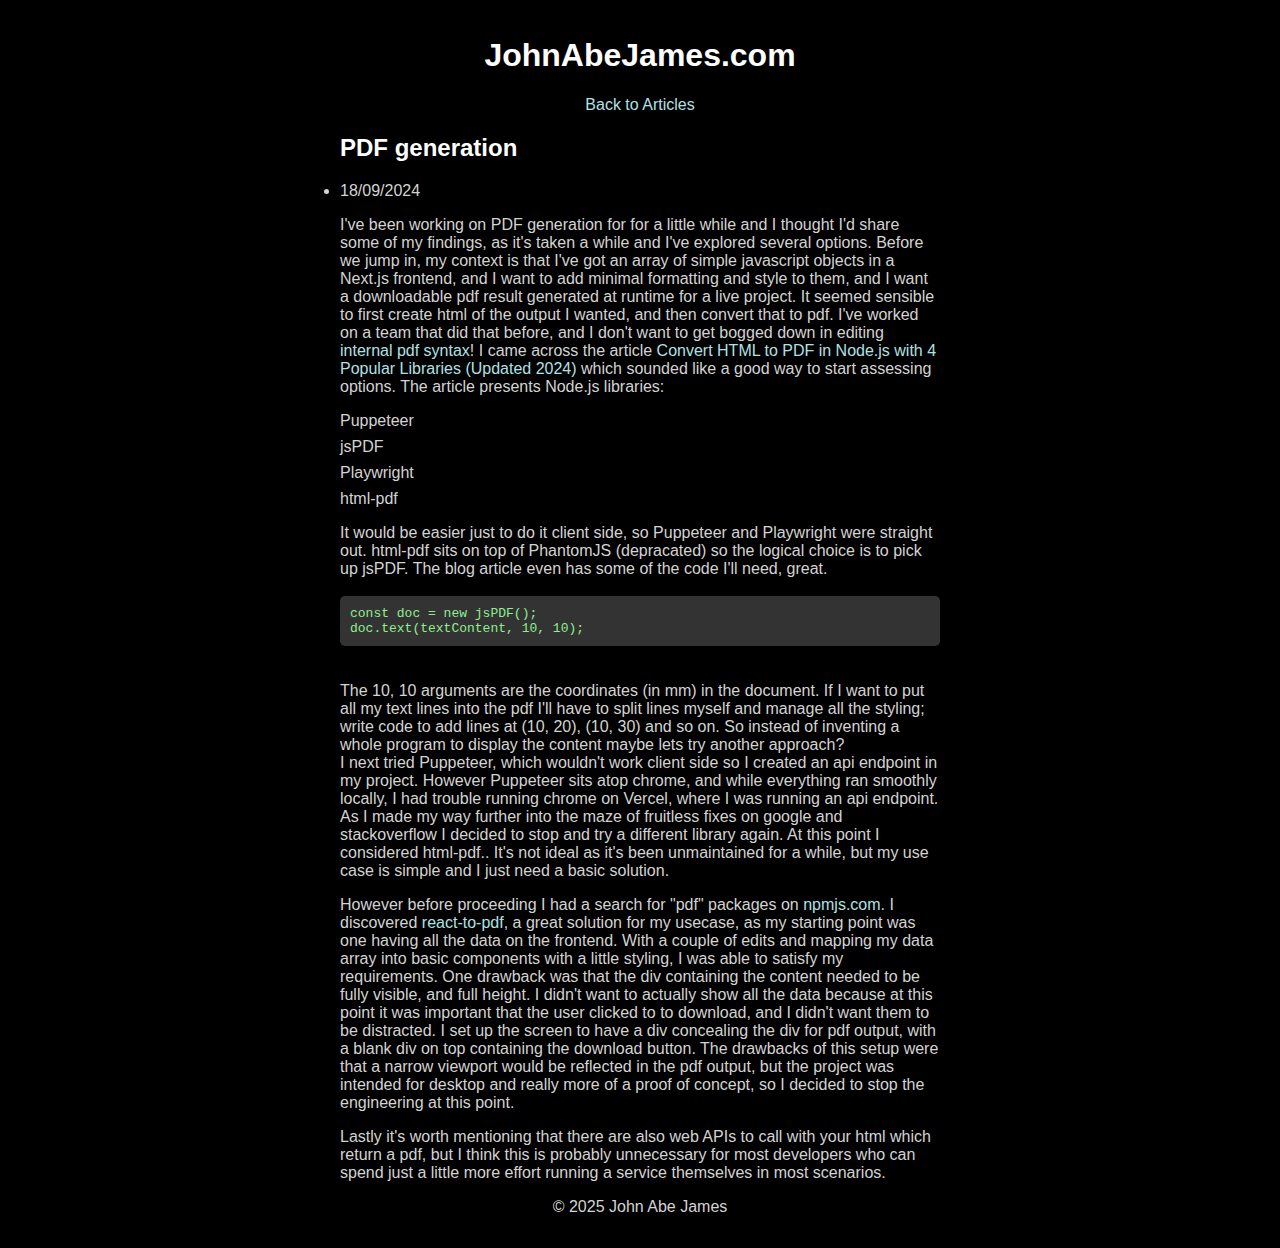
<file: articles/pdf-generation.html>
<!DOCTYPE html>
<html lang="en">

<head>
  <meta charset="UTF-8">
  <meta name="viewport" content="width=device-width, initial-scale=1.0">
  <title>Git Branch - See Recent Files Changed</title>
  <link rel="stylesheet" href="../styles.css">
</head>

<body>
  <header>
    <h1>JohnAbeJames.com</h1>
    <nav>
      <a href="../index.html">Back to Articles</a>
    </nav>
  </header>

  <main>
    <h2>PDF generation</h2>
    <li>18/09/2024</li>
    <p>
      I've been working on PDF generation for for a little while and I thought I'd share some of my findings, as it's taken
      a while and I've explored several options.
      Before we jump in, my context is that I've got an array of simple javascript objects in a Next.js frontend, and I want
      to add minimal formatting and style to them, and I want a downloadable pdf result generated at runtime for a live
      project.
      It seemed sensible to first create html of the output I wanted, and then convert that to pdf. I've worked on a team
      that did that before, and I don't want to get bogged down in editing <a
        href="https://medium.com/@jberkenbilt/the-structure-of-a-pdf-file-6f08114a58f6">internal pdf syntax</a>!
      I came across the article <a href="https://apitemplate.io/blog/how-to-convert-html-to-pdf-using-node-js/">Convert HTML
        to PDF in Node.js with 4 Popular Libraries (Updated 2024)</a> which sounded like a good way to start assessing
      options.
      The article presents Node.js libraries:
    </p>
    <ul>
      <li>Puppeteer</li>
      <li>jsPDF</li>
      <li>Playwright</li>
      <li>html-pdf</li>
    </ul>
    <p>
      It would be easier just to do it client side, so Puppeteer and Playwright were straight out.
      html-pdf sits on top of PhantomJS (depracated) so the logical choice is to pick up jsPDF. The blog article even has
      some of the code I'll need, great.
      <br />
      <br />
      <code>
                const doc = new jsPDF();<br />
                doc.text(textContent, 10, 10);
            </code>
      <br />
      <br />
      The 10, 10 arguments are the coordinates (in mm) in the document. If I want to put all my text lines into the pdf I'll
      have to split lines myself and manage all the styling; write code to add lines at (10, 20), (10, 30) and so on.
      So instead of inventing a whole program to display the content maybe lets try another approach?

      <br />

      I next tried Puppeteer, which wouldn't work client side so I created an api endpoint in my project.
      However Puppeteer sits atop chrome, and while everything ran smoothly locally, I had trouble running chrome on Vercel,
      where I was running an api endpoint. As I made my way further into the maze of fruitless fixes on google and
      stackoverflow I decided to stop and try a different library again.

      At this point I considered html-pdf.. It's not ideal as it's been unmaintained for a while, but my use case is simple
      and I just need a basic solution.
    </p>
    <p>

      However before proceeding I had a search for "pdf" packages on <a href="https://www.npmjs.com/">npmjs.com</a>. I
      discovered <a href="" https://www.npmjs.com/package/react-to-pdf">react-to-pdf</a>, a great solution for my usecase,
      as my starting point was one having all the data on the frontend.
      With a couple of edits and mapping my data array into basic components with a little styling, I was able to satisfy my
      requirements.
      One drawback was that the div containing the content needed to be fully visible, and full height. I didn't want to
      actually show all the data because at this point it was important that the user clicked to to download, and I didn't
      want them to be distracted.
      <!-- Making the div scrollable (overflow-y: scroll) clipped the pdf output, so the easy way to show just a little was also . -->
      I set up the screen to have a div concealing the div for pdf output, with a blank div on top containing the download
      button.
      The drawbacks of this setup were that a narrow viewport would be reflected in the pdf output, but the project was
      intended for desktop and really more of a proof of concept, so I decided to stop the engineering at this point.

    </p>
    <p>
      Lastly it's worth mentioning that there are also web APIs to call with your html which return a pdf, but I think this
      is probably unnecessary for most developers who can spend just a little more effort running a service themselves in
      most scenarios.
    </p>

  </main>

  <footer>
    <p>&copy; 2025 John Abe James</p>
  </footer>
</body>

</html>
</file>
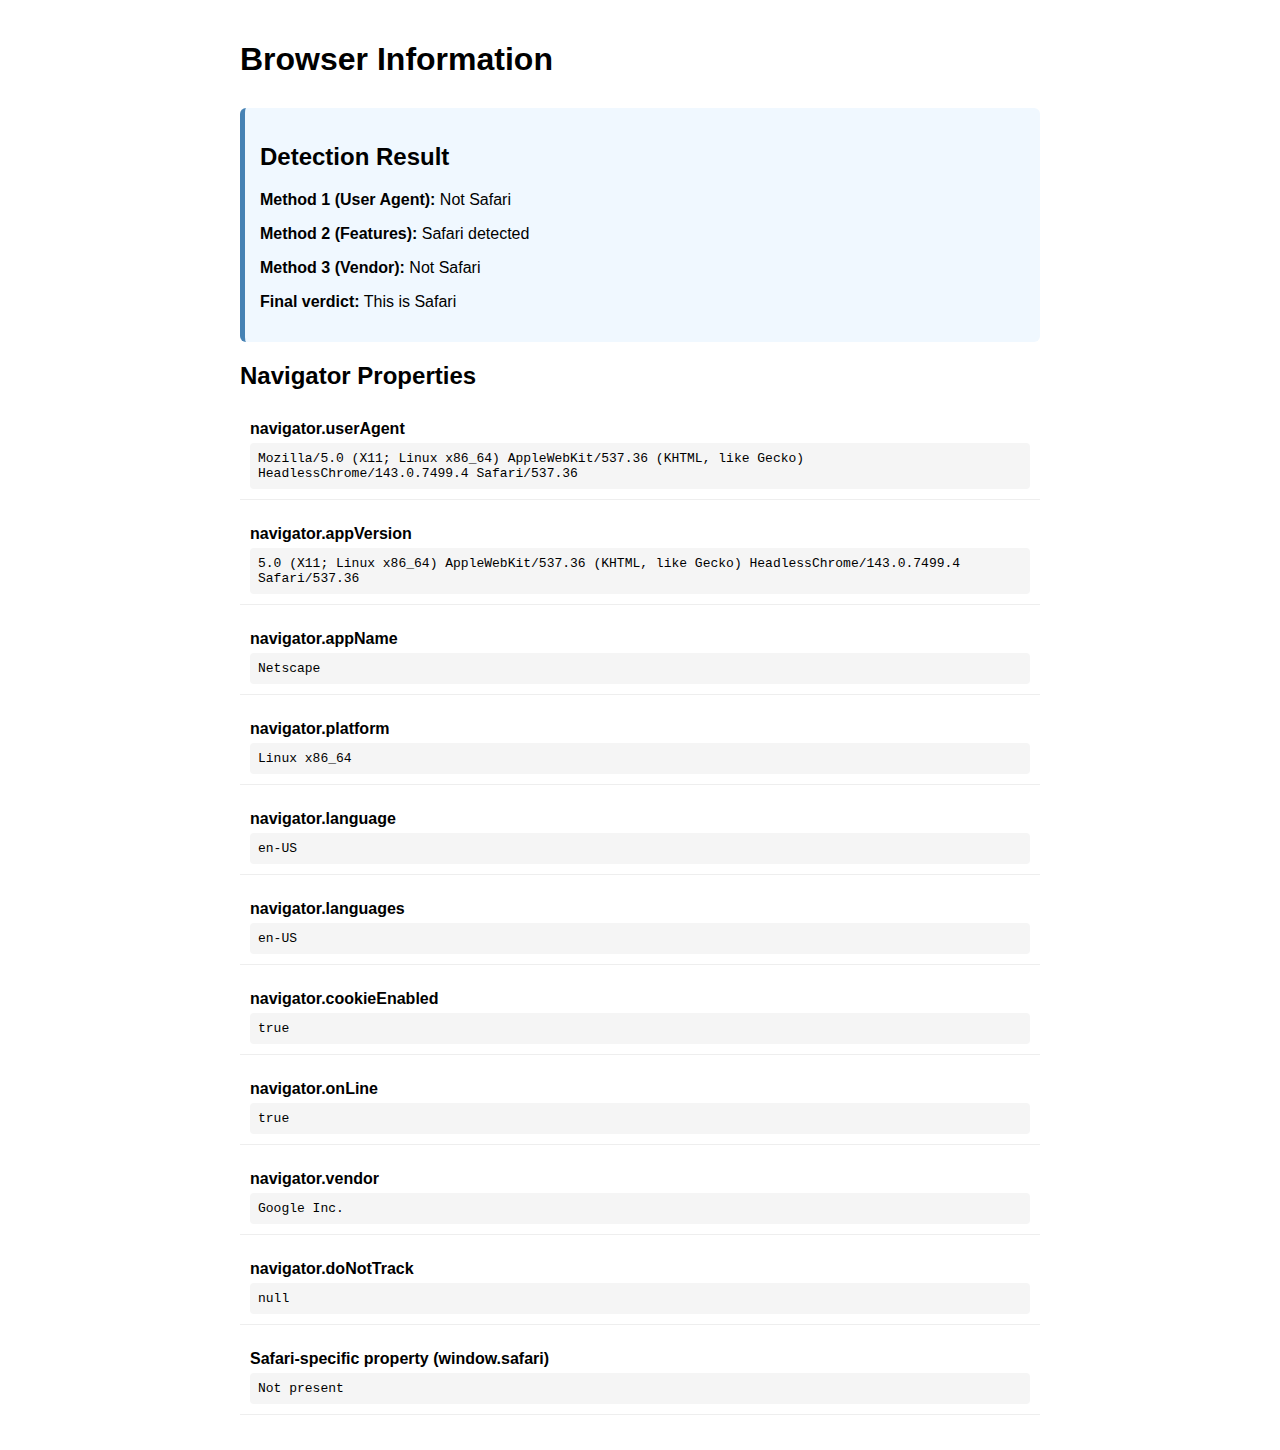
<file: tools/navigator.html>
<!DOCTYPE html>
<html>

<head>
  <meta charset="utf-8" />
  <title>Browser Detection</title>
  <style>
    body {
      font-family: -apple-system, BlinkMacSystemFont, 'Segoe UI', Roboto, Oxygen, Ubuntu, Cantarell, 'Open Sans', 'Helvetica Neue', sans-serif;
      max-width: 800px;
      margin: 0 auto;
      padding: 20px;
    }

    .property-row {
      margin-bottom: 15px;
      padding: 10px;
      border-bottom: 1px solid #eee;
    }

    .property-name {
      font-weight: bold;
      margin-bottom: 5px;
    }

    .property-value {
      padding: 8px;
      background-color: #f5f5f5;
      border-radius: 4px;
      font-family: monospace;
      overflow-wrap: break-word;
    }

    .detection-result {
      margin-top: 30px;
      padding: 15px;
      background-color: #f0f8ff;
      border-radius: 6px;
      border-left: 5px solid #4682b4;
    }
  </style>
</head>

<body>
  <h1>Browser Information</h1>

  <div class="detection-result" id="browserDetection">
    <h2>Detection Result</h2>
    <div id="detectionResult"></div>
  </div>

  <h2>Navigator Properties</h2>

  <div class="property-row">
    <div class="property-name">navigator.userAgent</div>
    <div class="property-value" id="userAgent"></div>
  </div>

  <div class="property-row">
    <div class="property-name">navigator.appVersion</div>
    <div class="property-value" id="appVersion"></div>
  </div>

  <div class="property-row">
    <div class="property-name">navigator.appName</div>
    <div class="property-value" id="appName"></div>
  </div>

  <div class="property-row">
    <div class="property-name">navigator.platform</div>
    <div class="property-value" id="platform"></div>
  </div>

  <div class="property-row">
    <div class="property-name">navigator.language</div>
    <div class="property-value" id="language"></div>
  </div>

  <div class="property-row">
    <div class="property-name">navigator.languages</div>
    <div class="property-value" id="languages"></div>
  </div>

  <div class="property-row">
    <div class="property-name">navigator.cookieEnabled</div>
    <div class="property-value" id="cookieEnabled"></div>
  </div>

  <div class="property-row">
    <div class="property-name">navigator.onLine</div>
    <div class="property-value" id="onLine"></div>
  </div>

  <div class="property-row">
    <div class="property-name">navigator.vendor</div>
    <div class="property-value" id="vendor"></div>
  </div>

  <div class="property-row">
    <div class="property-name">navigator.doNotTrack</div>
    <div class="property-value" id="doNotTrack"></div>
  </div>

  <div class="property-row">
    <div class="property-name">Safari-specific property (window.safari)</div>
    <div class="property-value" id="safariSpecific"></div>
  </div>

  <script>
    // Helper function to safely get and display property values
    function safeGetProperty(obj, prop, elementId) {
      const element = document.getElementById(elementId);
      try {
        // Handle nested properties like connection.type
        if (prop.includes('.')) {
          const parts = prop.split('.');
          let value = obj;
          for (const part of parts) {
            if (value === undefined || value === null) {
              element.textContent = 'undefined';
              return 'undefined';
            }
            value = value[part];
          }
          const result = value !== undefined ? String(value) : 'undefined';
          element.textContent = result;
          return result;
        } else {
          // Handle direct properties
          const value = obj[prop];
          const result = value !== undefined ? String(value) : 'undefined';
          element.textContent = result;
          return result;
        }
      } catch (error) {
        element.textContent = `Error: ${error.message}`;
        return 'error';
      }
    }

    // Display all the navigator properties
    safeGetProperty(navigator, 'userAgent', 'userAgent');
    safeGetProperty(navigator, 'appVersion', 'appVersion');
    safeGetProperty(navigator, 'appName', 'appName');
    safeGetProperty(navigator, 'platform', 'platform');
    safeGetProperty(navigator, 'language', 'language');

    // Special handling for languages array
    try {
      const languages = navigator.languages ? Array.from(navigator.languages).join(', ') : 'undefined';
      document.getElementById('languages').textContent = languages;
    } catch (error) {
      document.getElementById('languages').textContent = `Error: ${error.message}`;
    }

    safeGetProperty(navigator, 'cookieEnabled', 'cookieEnabled');
    safeGetProperty(navigator, 'onLine', 'onLine');
    safeGetProperty(navigator, 'vendor', 'vendor');
    safeGetProperty(navigator, 'doNotTrack', 'doNotTrack');

    // Check for Safari-specific property
    document.getElementById('safariSpecific').textContent =
      (typeof window.safari !== 'undefined') ? 'Present (Safari detected)' : 'Not present';

    // Safari detection methods
    function isSafariByUserAgent() {
      const userAgent = navigator.userAgent.toLowerCase();
      return userAgent.includes('safari') &&
        !userAgent.includes('chrome') &&
        !userAgent.includes('chromium') &&
        !userAgent.includes('edg');
    }

    function isSafariByFeatures() {
      return (
        // Check for Safari-specific property
        typeof window.safari !== 'undefined' ||
        // Check for a CSS feature that's implemented differently in Safari
        !!(document.documentElement.style.webkitUserSelect !== undefined &&
          !('chrome' in window))
      );
    }

    function isSafariByVendor() {
      return navigator.vendor &&
        navigator.vendor.indexOf('Apple') > -1 &&
        navigator.userAgent &&
        !navigator.userAgent.includes('CriOS') &&
        !navigator.userAgent.includes('FxiOS');
    }

    // Display the detection results
    const detectionResult = document.getElementById('detectionResult');
    const isSafari1 = isSafariByUserAgent();
    const isSafari2 = isSafariByFeatures();
    const isSafari3 = isSafariByVendor();

    detectionResult.innerHTML = `
      <p><strong>Method 1 (User Agent):</strong> ${isSafari1 ? 'Safari detected' : 'Not Safari'}</p>
      <p><strong>Method 2 (Features):</strong> ${isSafari2 ? 'Safari detected' : 'Not Safari'}</p>
      <p><strong>Method 3 (Vendor):</strong> ${isSafari3 ? 'Safari detected' : 'Not Safari'}</p>
      <p><strong>Final verdict:</strong> ${(isSafari1 || isSafari2 || isSafari3) ? 'This is Safari' : 'This is not Safari'}</p>
    `;
  </script>
</body>

</html>
</file>
<file: styles.css>
body {
  background-color: black;
  color: lightgrey;
  font-family: Arial, Helvetica, sans-serif;
  margin: auto;
  padding: 16px;
  max-width: 600px;
}

h1,
h2 {
  color: white;
}

a {
  color: powderblue;
  text-decoration: none;
}
a:hover {
  text-decoration: underline;
}

img {
  max-width: 600px;
}


header,
footer {
  text-align: center;
  margin-bottom: 16px;
}

code {
  display: block;
  background-color: #333;
  padding: 10px;
  border-radius: 5px;
  color: lightgreen;
  font-family: monospace;
  overflow-x: auto;
}

main ul {
  list-style: none;
  padding: 0;
}

main ul li {
  margin: 8px 0;
}
</file>
<file: CV/styles/styles.css>
body {
    background: rgb(204,204,204);
    font-family: 'Open Sans';
    -webkit-print-color-adjust: exact !important;
}

page {
    background: white;
    width: 21cm;
    display: block;
    margin: 0 auto;
    margin-bottom: 0.5cm;
    padding: 1cm 2cm;
    box-shadow: 0 0 0.5cm rgba(0,0,0,0.5);
}

bubble {
    color: white;
    background: black;
    border-radius: 50vh;
    padding: 0 6px;
    font-size: 0.9rem;
    white-space: nowrap;
}

@media print {
  body {
    background: white;
  }
  page {
    box-shadow: none;
  }
  printInterval {
      position: static;
      display: grid;
      height: 4cm;
  }
}

section {
    margin-bottom: 0.5cm;
}

h3 {
    margin-top: 1cm;
    text-decoration: underline;
}

h4 span{
    float:right;
}
h5 span{
    float:right;
}
p {
    font-size: 0.9rem;
}
li {
        font-size: 0.9rem;
}
div {
    margin-left: 40px;
    border-left: 1px solid lightgrey;
    padding-left: 10px;
}
</file>
